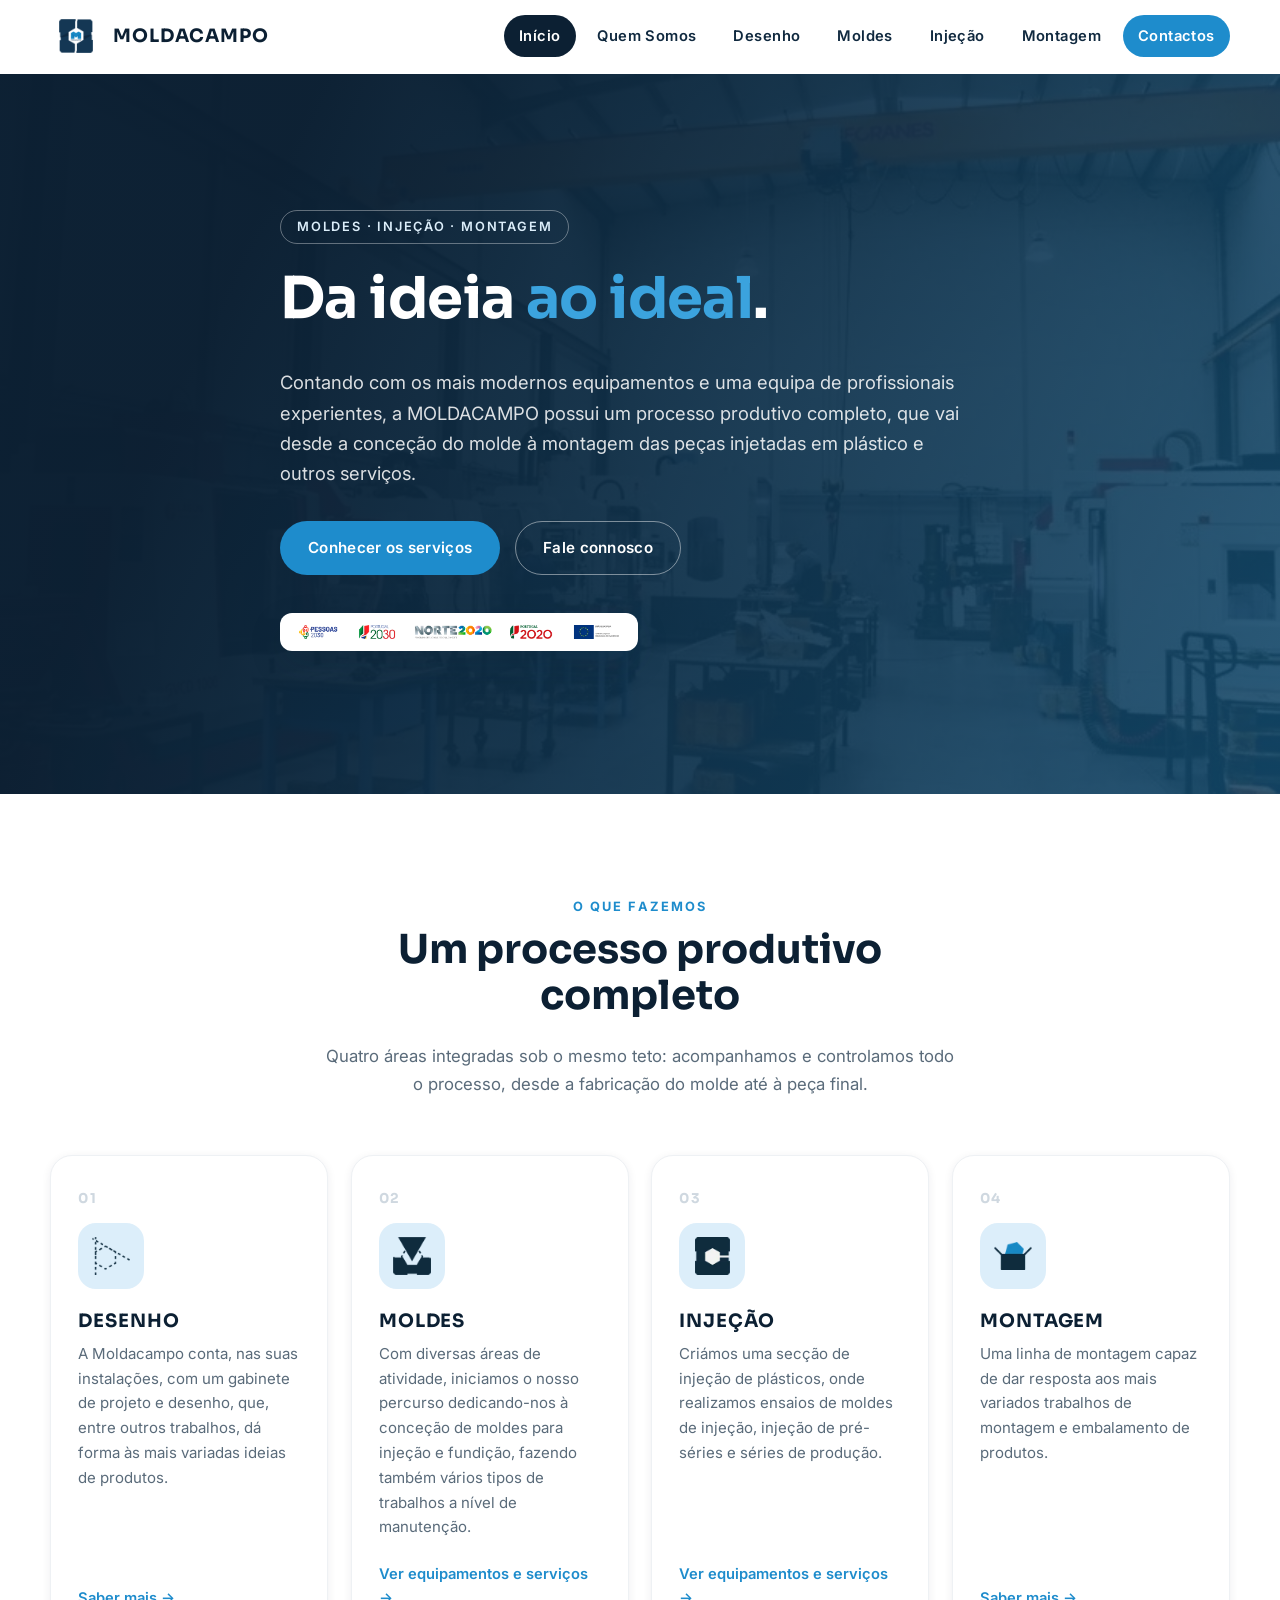
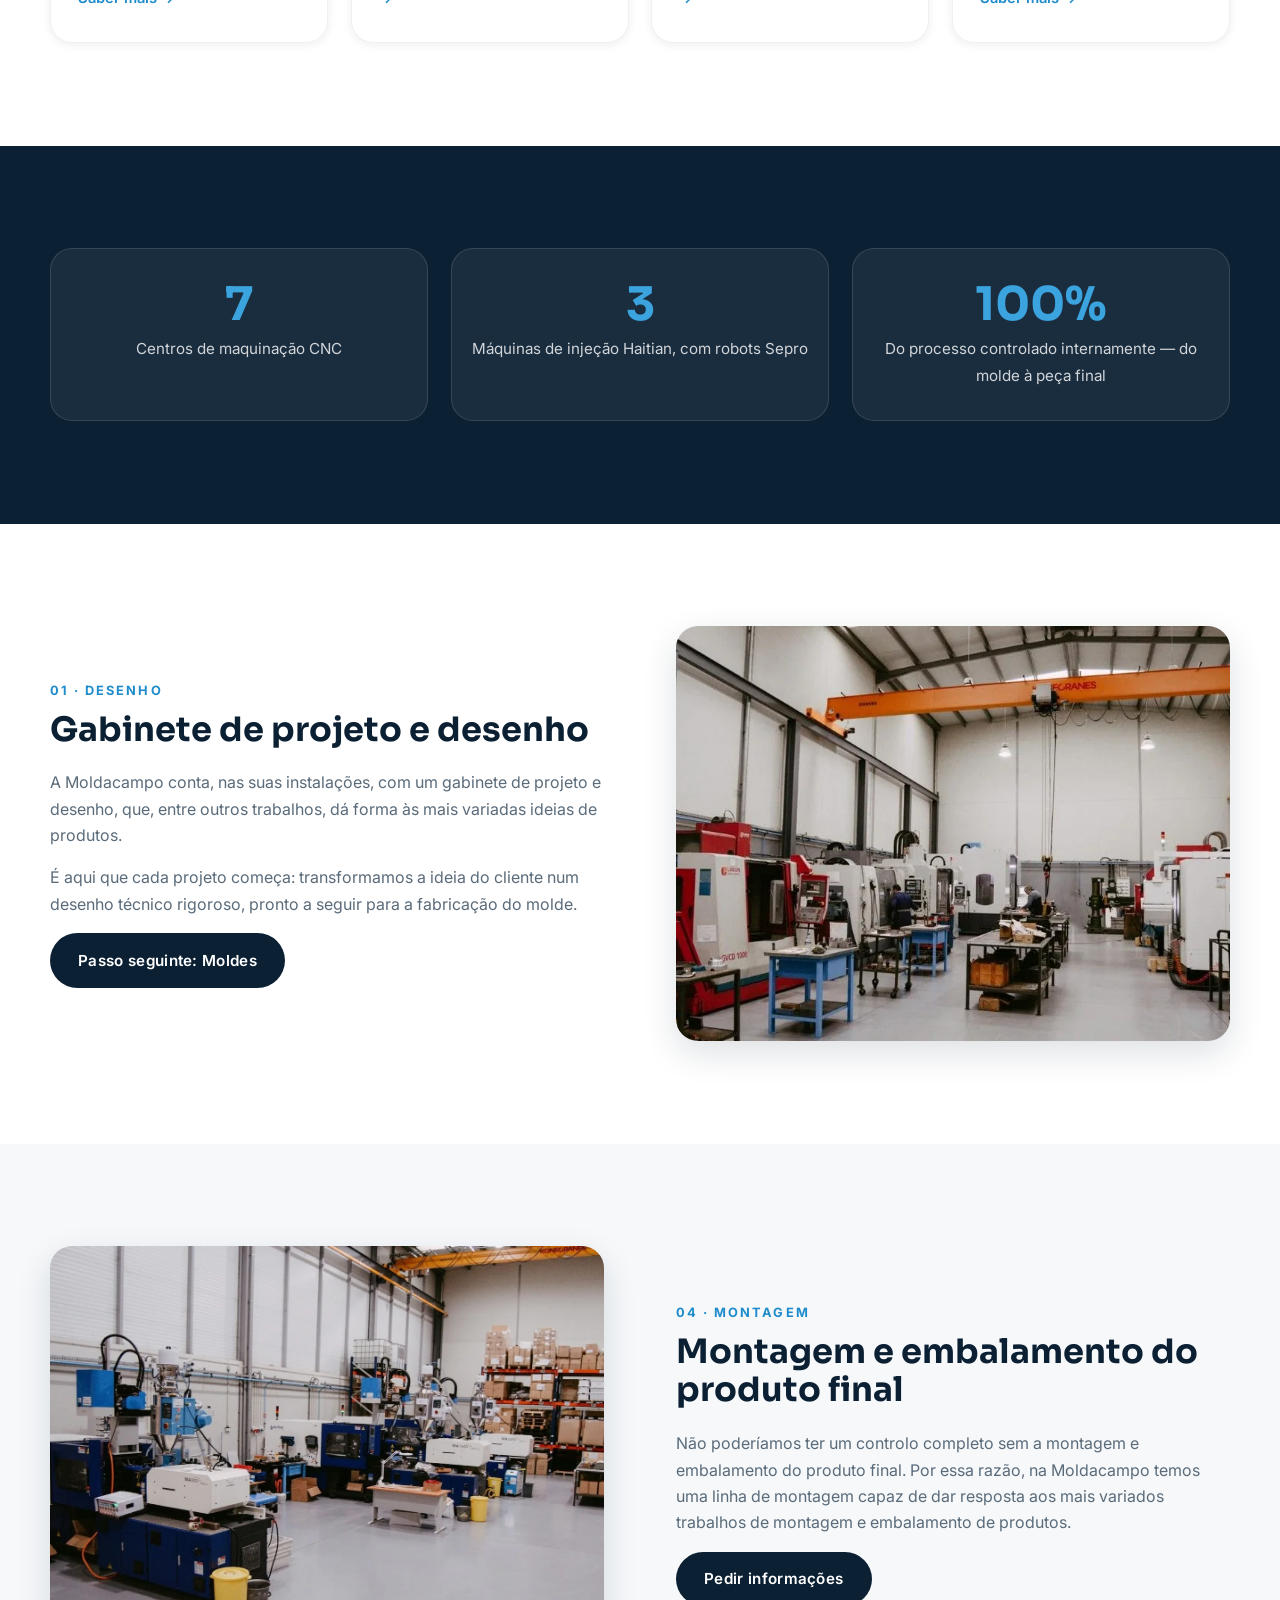
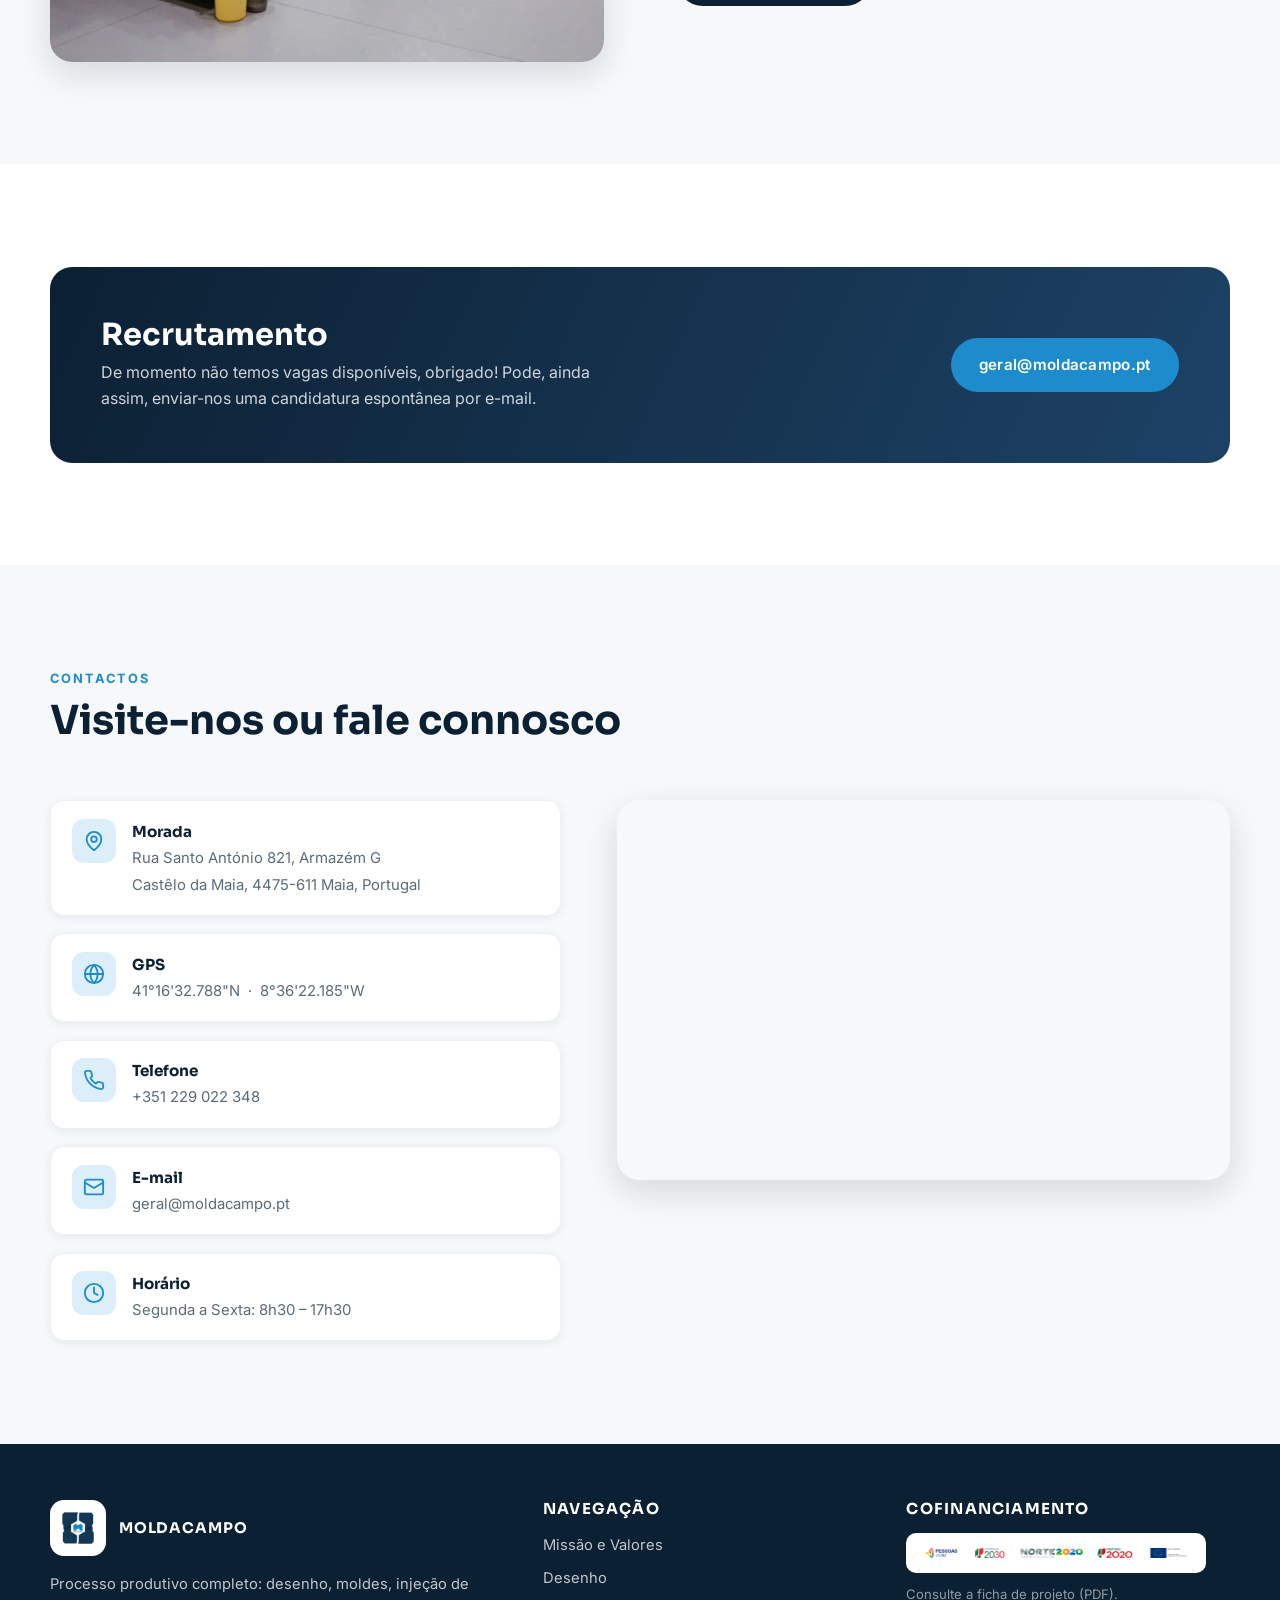
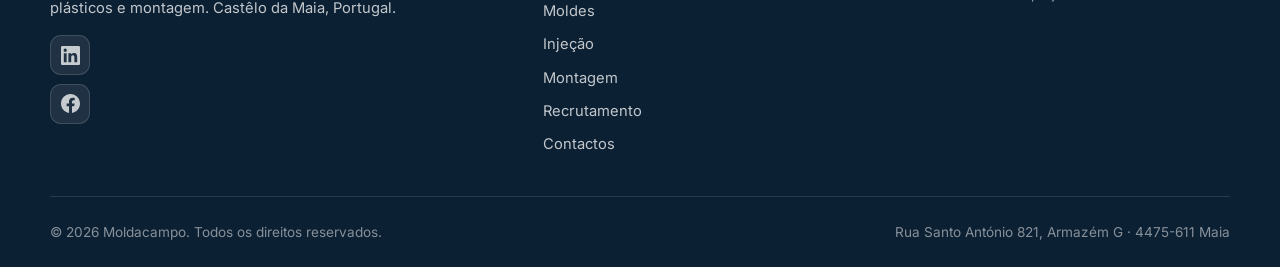
<file: index.html>
﻿<!DOCTYPE html>
<html lang="pt-PT">
<head>
    <meta charset="UTF-8">
    <meta name="viewport" content="width=device-width, initial-scale=1.0">
    <title>Moldacampo — Da Ideia ao Ideal | Moldes, Injeção de Plásticos e Montagem</title>
    <meta name="description" content="A Moldacampo possui um processo produtivo completo, que vai desde a conceção do molde à montagem das peças injetadas em plástico. Maia, Portugal.">
    <meta property="og:title" content="Moldacampo — Da Ideia ao Ideal">
    <meta property="og:description" content="Processo produtivo completo: desenho, moldes, injeção de plásticos e montagem. Castêlo da Maia, Portugal.">
    <meta property="og:type" content="website">
    <meta property="og:locale" content="pt_PT">
    <link rel="icon" type="image/png" href="assets/img/logo.png">
    <link rel="preconnect" href="https://fonts.googleapis.com">
    <link rel="preconnect" href="https://fonts.gstatic.com" crossorigin>
    <link href="https://fonts.googleapis.com/css2?family=Inter:wght@400;500;600&family=Sora:wght@600;700&display=swap" rel="stylesheet">
    <link rel="stylesheet" href="css/style.css">
</head>
<body>

<a class="skip-link" href="#conteudo">Saltar para o conteúdo</a>

<header class="site-header">
    <div class="container header-inner">
        <a class="brand" href="index.html">
            <img src="assets/img/logo.png" alt="Logótipo Moldacampo">
            <span>MOLDACAMPO</span>
        </a>

        <button class="nav-toggle" aria-expanded="false" aria-controls="menu-principal" aria-label="Abrir menu">
            <span></span><span></span><span></span>
        </button>

        <nav class="main-nav" id="menu-principal" aria-label="Navegação principal">
            <ul>
                <li><a href="index.html" class="is-active">Início</a></li>
                <li><a href="quem-somos.html">Quem Somos</a></li>
                <li><a href="index.html#desenho">Desenho</a></li>
                <li><a href="moldes.html">Moldes</a></li>
                <li><a href="injecao.html">Injeção</a></li>
                <li><a href="index.html#montagem">Montagem</a></li>
                <li><a href="index.html#contactos" class="nav-cta">Contactos</a></li>
            </ul>
        </nav>
    </div>
</header>

<main id="conteudo">

    <!-- HERO -->
    <section class="hero hero--bg-moldes">
        <div class="container hero-inner">
            <span class="eyebrow">Moldes · Injeção · Montagem</span>
            <h1>Da ideia <span class="accent">ao ideal</span>.</h1>
            <p>Contando com os mais modernos equipamentos e uma equipa de profissionais experientes, a MOLDACAMPO possui um processo produtivo completo, que vai desde a conceção do molde à montagem das peças injetadas em plástico e outros serviços.</p>
            <div class="hero-actions">
                <a class="btn btn--primary" href="#servicos">Conhecer os serviços</a>
                <a class="btn btn--ghost" href="#contactos">Fale connosco</a>
            </div>
            <a class="hero-p2020" href="doc.pdf" target="_blank" rel="noopener">
                <img src="assets/img/portugal2020.webp" alt="Portugal 2020, Norte 2020 e União Europeia — Fundo Europeu de Desenvolvimento Regional">
            </a>
        </div>
    </section>

    <!-- PILARES -->
    <section class="section" id="servicos">
        <div class="container">
            <div class="section-head center reveal">
                <span class="eyebrow">O que fazemos</span>
                <h2>Um processo produtivo completo</h2>
                <p>Quatro áreas integradas sob o mesmo teto: acompanhamos e controlamos todo o processo, desde a fabricação do molde até à peça final.</p>
            </div>

            <div class="pillars">
                <article class="pillar-card reveal">
                    <span class="pillar-num">01</span>
                    <div class="icon-wrap"><img src="assets/img/icon-desenho.webp" alt=""></div>
                    <h3>Desenho</h3>
                    <p>A Moldacampo conta, nas suas instalações, com um gabinete de projeto e desenho, que, entre outros trabalhos, dá forma às mais variadas ideias de produtos.</p>
                    <a class="card-link" href="#desenho">Saber mais →</a>
                </article>

                <article class="pillar-card reveal">
                    <span class="pillar-num">02</span>
                    <div class="icon-wrap"><img src="assets/img/icon-moldes.webp" alt=""></div>
                    <h3>Moldes</h3>
                    <p>Com diversas áreas de atividade, iniciamos o nosso percurso dedicando-nos à conceção de moldes para injeção e fundição, fazendo também vários tipos de trabalhos a nível de manutenção.</p>
                    <a class="card-link" href="moldes.html">Ver equipamentos e serviços →</a>
                </article>

                <article class="pillar-card reveal">
                    <span class="pillar-num">03</span>
                    <div class="icon-wrap"><img src="assets/img/icon-injecao.webp" alt=""></div>
                    <h3>Injeção</h3>
                    <p>Criámos uma secção de injeção de plásticos, onde realizamos ensaios de moldes de injeção, injeção de pré-séries e séries de produção.</p>
                    <a class="card-link" href="injecao.html">Ver equipamentos e serviços →</a>
                </article>

                <article class="pillar-card reveal">
                    <span class="pillar-num">04</span>
                    <div class="icon-wrap"><img src="assets/img/icon-montagem.webp" alt=""></div>
                    <h3>Montagem</h3>
                    <p>Uma linha de montagem capaz de dar resposta aos mais variados trabalhos de montagem e embalamento de produtos.</p>
                    <a class="card-link" href="#montagem">Saber mais →</a>
                </article>
            </div>
        </div>
    </section>

    <!-- NÚMEROS -->
    <section class="section section--navy">
        <div class="container">
            <div class="stats">
                <div class="stat reveal">
                    <span class="num">7</span>
                    <span class="label">Centros de maquinação CNC</span>
                </div>
                <div class="stat reveal">
                    <span class="num">3</span>
                    <span class="label">Máquinas de injeção Haitian, com robots Sepro</span>
                </div>
                <div class="stat reveal">
                    <span class="num">100%</span>
                    <span class="label">Do processo controlado internamente — do molde à peça final</span>
                </div>
            </div>
        </div>
    </section>

    <!-- DESENHO -->
    <section class="section" id="desenho">
        <div class="container split">
            <div class="split-content reveal">
                <span class="eyebrow">01 · Desenho</span>
                <h2>Gabinete de projeto e desenho</h2>
                <p>A Moldacampo conta, nas suas instalações, com um gabinete de projeto e desenho, que, entre outros trabalhos, dá forma às mais variadas ideias de produtos.</p>
                <p>É aqui que cada projeto começa: transformamos a ideia do cliente num desenho técnico rigoroso, pronto a seguir para a fabricação do molde.</p>
                <a class="btn btn--dark" href="moldes.html">Passo seguinte: Moldes</a>
            </div>
            <div class="split-media reveal">
                <img loading="lazy" src="assets/img/fotomoldes.webp" alt="Interior das instalações da Moldacampo, com centros de maquinação CNC">
            </div>
        </div>
    </section>

    <!-- MONTAGEM -->
    <section class="section section--grey" id="montagem">
        <div class="container split reverse">
            <div class="split-media reveal">
                <img loading="lazy" src="assets/img/fotoinjecao.webp" alt="Área de injeção e montagem da Moldacampo, com máquinas de injeção e zona de embalamento">
            </div>
            <div class="split-content reveal">
                <span class="eyebrow">04 · Montagem</span>
                <h2>Montagem e embalamento do produto final</h2>
                <p>Não poderíamos ter um controlo completo sem a montagem e embalamento do produto final. Por essa razão, na Moldacampo temos uma linha de montagem capaz de dar resposta aos mais variados trabalhos de montagem e embalamento de produtos.</p>
                <a class="btn btn--dark" href="#contactos">Pedir informações</a>
            </div>
        </div>
    </section>

    <!-- RECRUTAMENTO -->
    <section class="section" id="recrutamento">
        <div class="container">
            <div class="recruit-box reveal">
                <div>
                    <h2>Recrutamento</h2>
                    <p>De momento não temos vagas disponíveis, obrigado! Pode, ainda assim, enviar-nos uma candidatura espontânea por e-mail.</p>
                </div>
                <a class="btn btn--primary" href="mailto:geral@moldacampo.pt">geral@moldacampo.pt</a>
            </div>
        </div>
    </section>

    <!-- CONTACTOS -->
    <section class="section section--grey" id="contactos">
        <div class="container">
            <div class="section-head reveal">
                <span class="eyebrow">Contactos</span>
                <h2>Visite-nos ou fale connosco</h2>
            </div>

            <div class="contact-grid">
                <ul class="contact-list">
                    <li class="contact-item reveal">
                        <span class="ico" aria-hidden="true">
                            <svg viewBox="0 0 24 24" fill="none" stroke="currentColor" stroke-width="2" stroke-linecap="round" stroke-linejoin="round"><path d="M20 10c0 6-8 12-8 12s-8-6-8-12a8 8 0 0 1 16 0Z"/><circle cx="12" cy="10" r="3"/></svg>
                        </span>
                        <div>
                            <strong>Morada</strong>
                            <span>Rua Santo António 821, Armazém G<br>Castêlo da Maia, 4475-611 Maia, Portugal</span>
                        </div>
                    </li>
                    <li class="contact-item reveal">
                        <span class="ico" aria-hidden="true">
                            <svg viewBox="0 0 24 24" fill="none" stroke="currentColor" stroke-width="2" stroke-linecap="round" stroke-linejoin="round"><circle cx="12" cy="12" r="10"/><path d="M12 2a15.3 15.3 0 0 1 4 10 15.3 15.3 0 0 1-4 10 15.3 15.3 0 0 1-4-10 15.3 15.3 0 0 1 4-10Z"/><path d="M2 12h20"/></svg>
                        </span>
                        <div>
                            <strong>GPS</strong>
                            <span>41°16'32.788"N &nbsp;·&nbsp; 8°36'22.185"W</span>
                        </div>
                    </li>
                    <li class="contact-item reveal">
                        <span class="ico" aria-hidden="true">
                            <svg viewBox="0 0 24 24" fill="none" stroke="currentColor" stroke-width="2" stroke-linecap="round" stroke-linejoin="round"><path d="M22 16.92v3a2 2 0 0 1-2.18 2 19.79 19.79 0 0 1-8.63-3.07 19.5 19.5 0 0 1-6-6 19.79 19.79 0 0 1-3.07-8.67A2 2 0 0 1 4.11 2h3a2 2 0 0 1 2 1.72c.13.96.36 1.9.7 2.81a2 2 0 0 1-.45 2.11L8.09 9.91a16 16 0 0 0 6 6l1.27-1.27a2 2 0 0 1 2.11-.45c.91.34 1.85.57 2.81.7A2 2 0 0 1 22 16.92Z"/></svg>
                        </span>
                        <div>
                            <strong>Telefone</strong>
                            <a href="tel:+351229022348">+351 229 022 348</a>
                        </div>
                    </li>
                    <li class="contact-item reveal">
                        <span class="ico" aria-hidden="true">
                            <svg viewBox="0 0 24 24" fill="none" stroke="currentColor" stroke-width="2" stroke-linecap="round" stroke-linejoin="round"><rect x="2" y="4" width="20" height="16" rx="2"/><path d="m22 7-10 6L2 7"/></svg>
                        </span>
                        <div>
                            <strong>E-mail</strong>
                            <a href="mailto:geral@moldacampo.pt">geral@moldacampo.pt</a>
                        </div>
                    </li>
                    <li class="contact-item reveal">
                        <span class="ico" aria-hidden="true">
                            <svg viewBox="0 0 24 24" fill="none" stroke="currentColor" stroke-width="2" stroke-linecap="round" stroke-linejoin="round"><circle cx="12" cy="12" r="10"/><path d="M12 6v6l4 2"/></svg>
                        </span>
                        <div>
                            <strong>Horário</strong>
                            <span>Segunda a Sexta: 8h30 – 17h30</span>
                        </div>
                    </li>
                </ul>

                <div class="map-wrap reveal">
                    <iframe
                        src="https://www.google.com/maps?q=41.275774,-8.606163&z=16&output=embed"
                        title="Mapa com a localização da Moldacampo, em Castêlo da Maia"
                        loading="lazy"
                        referrerpolicy="no-referrer-when-downgrade"
                        allowfullscreen></iframe>
                </div>
            </div>
        </div>
    </section>

</main>

<footer class="site-footer">
    <div class="container">
        <div class="footer-grid">
            <div>
                <div class="footer-brand">
                    <img src="assets/img/logo.png" alt="Logótipo Moldacampo">
                    <span>MOLDACAMPO</span>
                </div>
                <p>Processo produtivo completo: desenho, moldes, injeção de plásticos e montagem. Castêlo da Maia, Portugal.</p>
                <ul class="social-links">
                    <li>
                        <a href="https://pt.linkedin.com/company/moldacampo" target="_blank" rel="noopener" aria-label="Moldacampo no LinkedIn">
                            <svg viewBox="0 0 24 24" fill="currentColor" aria-hidden="true"><path d="M20.45 20.45h-3.56v-5.57c0-1.33-.02-3.04-1.85-3.04-1.85 0-2.14 1.45-2.14 2.94v5.67H9.35V9h3.41v1.56h.05c.48-.9 1.63-1.85 3.36-1.85 3.6 0 4.27 2.37 4.27 5.45v6.29ZM5.34 7.43a2.06 2.06 0 1 1 0-4.13 2.06 2.06 0 0 1 0 4.13Zm1.78 13.02H3.56V9h3.56v11.45ZM22.22 0H1.77C.79 0 0 .77 0 1.72v20.56C0 23.23.79 24 1.77 24h20.45c.98 0 1.78-.77 1.78-1.72V1.72C24 .77 23.2 0 22.22 0Z"/></svg>
                        </a>
                    </li>
                    <li>
                        <a href="https://www.facebook.com/moldacampo" target="_blank" rel="noopener" aria-label="Moldacampo no Facebook">
                            <svg viewBox="0 0 24 24" fill="currentColor" aria-hidden="true"><path d="M24 12.07C24 5.4 18.63 0 12 0S0 5.4 0 12.07C0 18.1 4.39 23.09 10.13 24v-8.44H7.08v-3.49h3.05V9.41c0-3.02 1.79-4.69 4.53-4.69 1.31 0 2.68.24 2.68.24v2.97h-1.51c-1.49 0-1.96.93-1.96 1.89v2.25h3.33l-.53 3.49h-2.8V24C19.61 23.09 24 18.1 24 12.07Z"/></svg>
                        </a>
                    </li>
                </ul>
            </div>

            <div>
                <h4>Navegação</h4>
                <ul>
                    <li><a href="quem-somos.html">Missão e Valores</a></li>
                    <li><a href="index.html#desenho">Desenho</a></li>
                    <li><a href="moldes.html">Moldes</a></li>
                    <li><a href="injecao.html">Injeção</a></li>
                    <li><a href="index.html#montagem">Montagem</a></li>
                    <li><a href="index.html#recrutamento">Recrutamento</a></li>
                    <li><a href="index.html#contactos">Contactos</a></li>
                </ul>
            </div>

            <div class="footer-p2020">
                <h4>Cofinanciamento</h4>
                <a href="doc.pdf" target="_blank" rel="noopener">
                    <img src="assets/img/portugal2020.webp" alt="Portugal 2020, Norte 2020 e União Europeia — Fundo Europeu de Desenvolvimento Regional">
                </a>
                <p>Consulte a ficha de projeto (PDF).</p>
            </div>
        </div>

        <div class="footer-bottom">
            <span>© <span id="ano">2026</span> Moldacampo. Todos os direitos reservados.</span>
            <span>Rua Santo António 821, Armazém G · 4475-611 Maia</span>
        </div>
    </div>
</footer>

<script src="js/main.js"></script>
</body>
</html>
</file>
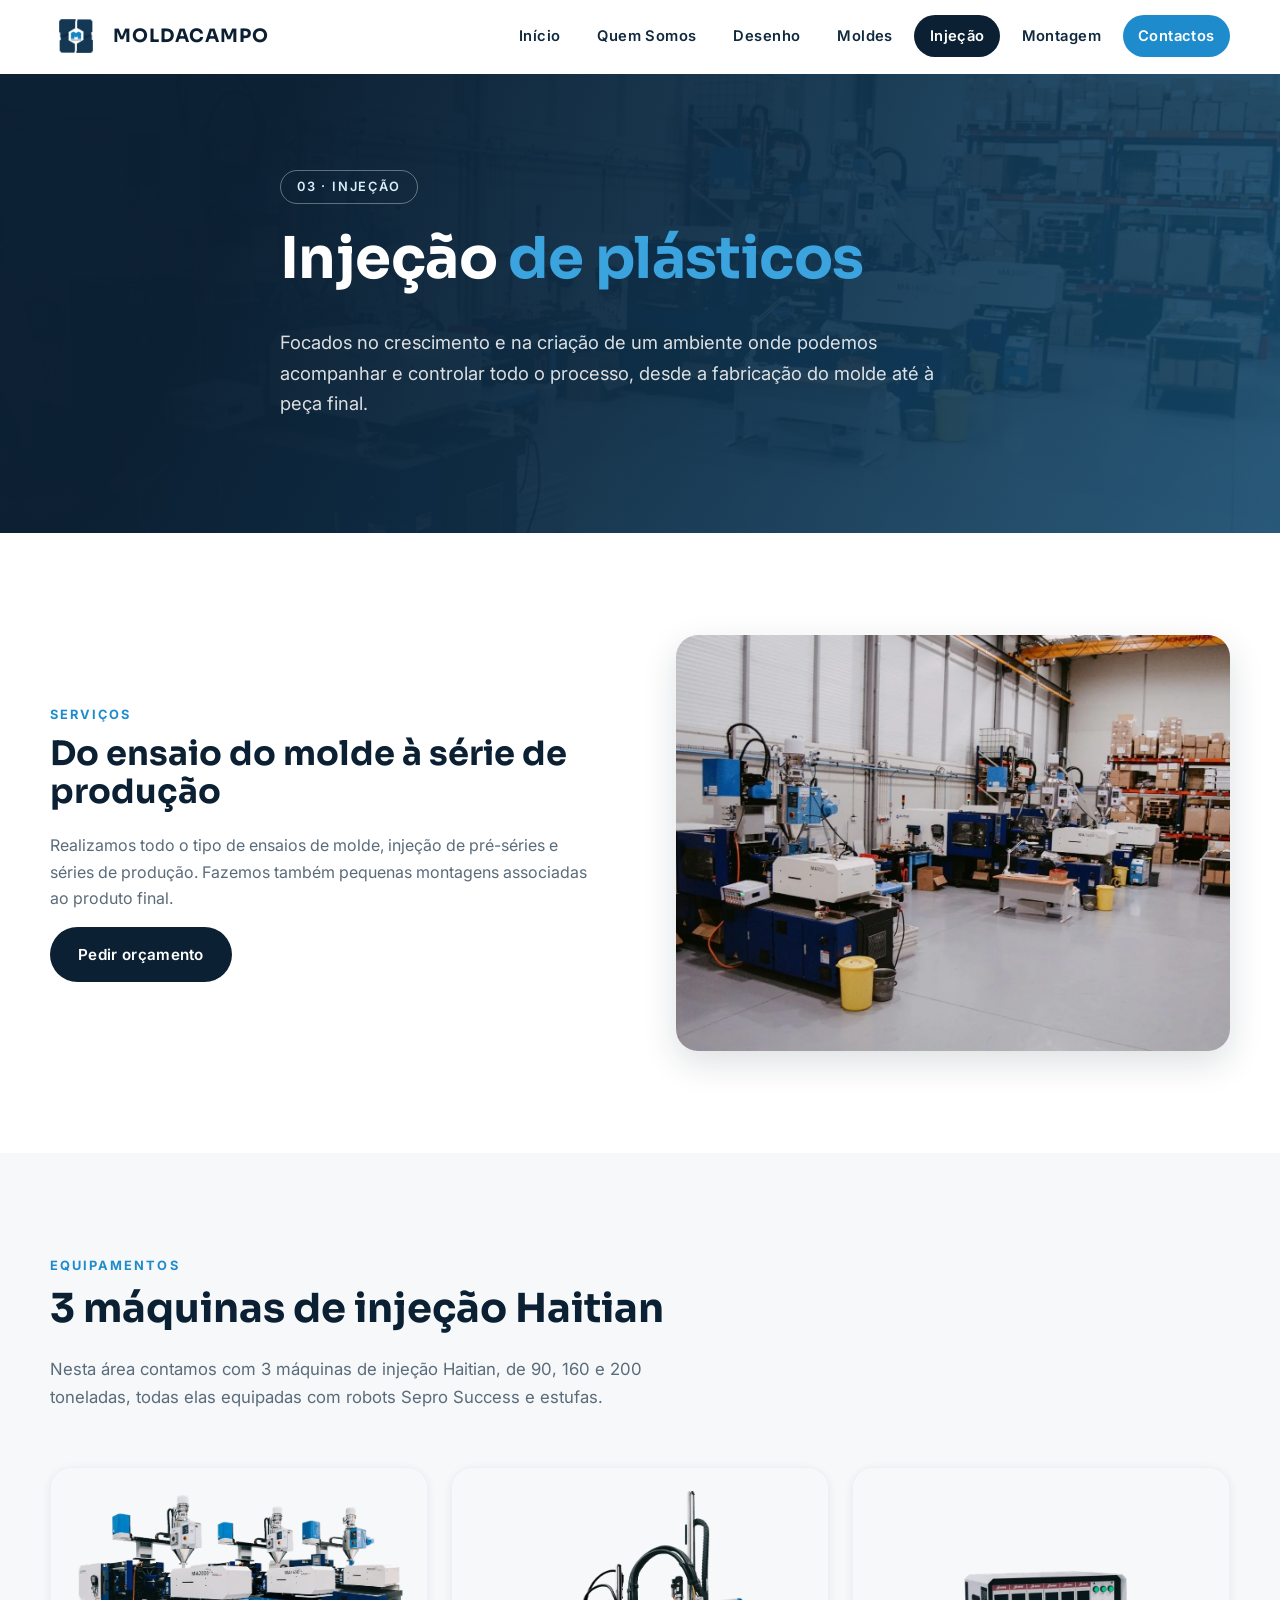
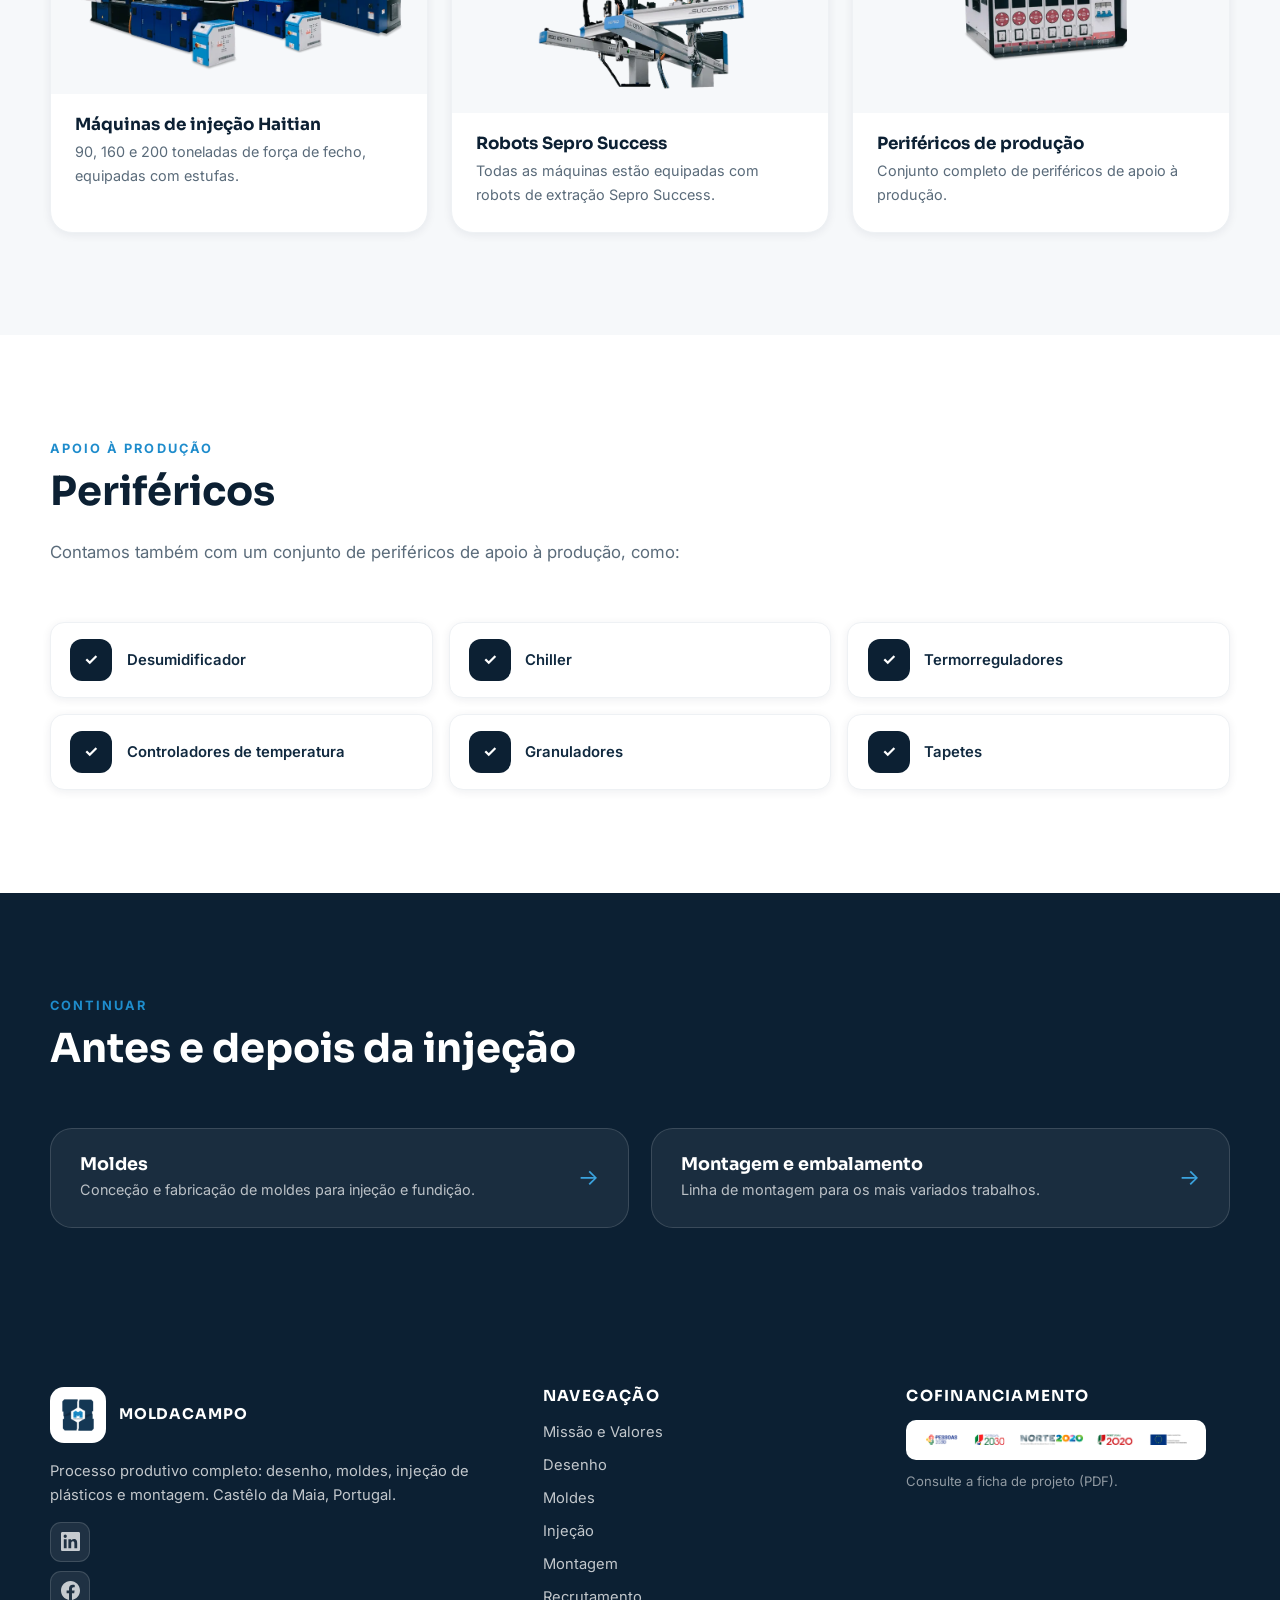
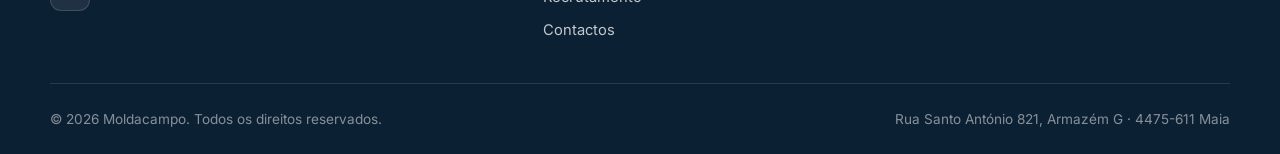
<file: injecao.html>
﻿<!DOCTYPE html>
<html lang="pt-PT">
<head>
    <meta charset="UTF-8">
    <meta name="viewport" content="width=device-width, initial-scale=1.0">
    <title>Injeção — Moldacampo | Injeção de Plásticos, Ensaios de Molde e Séries de Produção</title>
    <meta name="description" content="3 máquinas de injeção Haitian de 90, 160 e 200 toneladas, com robots Sepro Success. Ensaios de molde, pré-séries e séries de produção. Moldacampo, Maia.">
    <meta property="og:title" content="Injeção — Moldacampo">
    <meta property="og:description" content="Ensaios de molde, injeção de pré-séries e séries de produção, com máquinas Haitian e robots Sepro.">
    <meta property="og:type" content="website">
    <meta property="og:locale" content="pt_PT">
    <link rel="icon" type="image/png" href="assets/img/logo.png">
    <link rel="preconnect" href="https://fonts.googleapis.com">
    <link rel="preconnect" href="https://fonts.gstatic.com" crossorigin>
    <link href="https://fonts.googleapis.com/css2?family=Inter:wght@400;500;600&family=Sora:wght@600;700&display=swap" rel="stylesheet">
    <link rel="stylesheet" href="css/style.css">
</head>
<body>

<a class="skip-link" href="#conteudo">Saltar para o conteúdo</a>

<header class="site-header">
    <div class="container header-inner">
        <a class="brand" href="index.html">
            <img src="assets/img/logo.png" alt="Logótipo Moldacampo">
            <span>MOLDACAMPO</span>
        </a>

        <button class="nav-toggle" aria-expanded="false" aria-controls="menu-principal" aria-label="Abrir menu">
            <span></span><span></span><span></span>
        </button>

        <nav class="main-nav" id="menu-principal" aria-label="Navegação principal">
            <ul>
                <li><a href="index.html">Início</a></li>
                <li><a href="quem-somos.html">Quem Somos</a></li>
                <li><a href="index.html#desenho">Desenho</a></li>
                <li><a href="moldes.html">Moldes</a></li>
                <li><a href="injecao.html" class="is-active">Injeção</a></li>
                <li><a href="index.html#montagem">Montagem</a></li>
                <li><a href="index.html#contactos" class="nav-cta">Contactos</a></li>
            </ul>
        </nav>
    </div>
</header>

<main id="conteudo">

    <!-- HERO -->
    <section class="hero hero--sub hero--bg-injecao">
        <div class="container hero-inner">
            <span class="eyebrow">03 · Injeção</span>
            <h1>Injeção <span class="accent">de plásticos</span></h1>
            <p>Focados no crescimento e na criação de um ambiente onde podemos acompanhar e controlar todo o processo, desde a fabricação do molde até à peça final.</p>
        </div>
    </section>

    <!-- SERVIÇOS -->
    <section class="section" id="servicos">
        <div class="container split">
            <div class="split-content reveal">
                <span class="eyebrow">Serviços</span>
                <h2>Do ensaio do molde à série de produção</h2>
                <p>Realizamos todo o tipo de ensaios de molde, injeção de pré-séries e séries de produção. Fazemos também pequenas montagens associadas ao produto final.</p>
                <a class="btn btn--dark" href="index.html#contactos">Pedir orçamento</a>
            </div>
            <div class="split-media reveal">
                <img loading="lazy" src="assets/img/fotoinjecao.webp" alt="Secção de injeção de plásticos da Moldacampo, com máquinas Haitian e zona de armazém">
            </div>
        </div>
    </section>

    <!-- EQUIPAMENTOS -->
    <section class="section section--grey" id="equipamentos">
        <div class="container">
            <div class="section-head reveal">
                <span class="eyebrow">Equipamentos</span>
                <h2>3 máquinas de injeção Haitian</h2>
                <p>Nesta área contamos com 3 máquinas de injeção Haitian, de 90, 160 e 200 toneladas, todas elas equipadas com robots Sepro Success e estufas.</p>
            </div>

            <div class="machine-gallery">
                <article class="machine-card reveal">
                    <div class="media"><img loading="lazy" src="assets/img/maquinas-injecao.webp" alt="Máquinas de injeção Haitian MA900, MA1600 e MA2000"></div>
                    <div class="body">
                        <h3>Máquinas de injeção Haitian</h3>
                        <p>90, 160 e 200 toneladas de força de fecho, equipadas com estufas.</p>
                    </div>
                </article>
                <article class="machine-card reveal">
                    <div class="media"><img loading="lazy" src="assets/img/robots.webp" alt="Robot Sepro Success"></div>
                    <div class="body">
                        <h3>Robots Sepro Success</h3>
                        <p>Todas as máquinas estão equipadas com robots de extração Sepro Success.</p>
                    </div>
                </article>
                <article class="machine-card reveal">
                    <div class="media"><img loading="lazy" src="assets/img/controlador.webp" alt="Controlador de temperatura"></div>
                    <div class="body">
                        <h3>Periféricos de produção</h3>
                        <p>Conjunto completo de periféricos de apoio à produção.</p>
                    </div>
                </article>
            </div>
        </div>
    </section>

    <!-- PERIFÉRICOS -->
    <section class="section">
        <div class="container">
            <div class="section-head reveal">
                <span class="eyebrow">Apoio à produção</span>
                <h2>Periféricos</h2>
                <p>Contamos também com um conjunto de periféricos de apoio à produção, como:</p>
            </div>

            <div class="equip-grid">
                <div class="equip-item reveal"><span class="qty">✓</span><span class="name">Desumidificador</span></div>
                <div class="equip-item reveal"><span class="qty">✓</span><span class="name">Chiller</span></div>
                <div class="equip-item reveal"><span class="qty">✓</span><span class="name">Termorreguladores</span></div>
                <div class="equip-item reveal"><span class="qty">✓</span><span class="name">Controladores de temperatura</span></div>
                <div class="equip-item reveal"><span class="qty">✓</span><span class="name">Granuladores</span></div>
                <div class="equip-item reveal"><span class="qty">✓</span><span class="name">Tapetes</span></div>
            </div>
        </div>
    </section>

    <!-- PRÓXIMOS PASSOS -->
    <section class="section section--navy">
        <div class="container">
            <div class="section-head reveal">
                <span class="eyebrow">Continuar</span>
                <h2>Antes e depois da injeção</h2>
            </div>
            <div class="next-steps">
                <a class="next-card reveal" href="moldes.html">
                    <div>
                        <h3>Moldes</h3>
                        <p>Conceção e fabricação de moldes para injeção e fundição.</p>
                    </div>
                    <span class="arrow" aria-hidden="true">→</span>
                </a>
                <a class="next-card reveal" href="index.html#montagem">
                    <div>
                        <h3>Montagem e embalamento</h3>
                        <p>Linha de montagem para os mais variados trabalhos.</p>
                    </div>
                    <span class="arrow" aria-hidden="true">→</span>
                </a>
            </div>
        </div>
    </section>

</main>

<footer class="site-footer">
    <div class="container">
        <div class="footer-grid">
            <div>
                <div class="footer-brand">
                    <img src="assets/img/logo.png" alt="Logótipo Moldacampo">
                    <span>MOLDACAMPO</span>
                </div>
                <p>Processo produtivo completo: desenho, moldes, injeção de plásticos e montagem. Castêlo da Maia, Portugal.</p>
                <ul class="social-links">
                    <li>
                        <a href="https://pt.linkedin.com/company/moldacampo" target="_blank" rel="noopener" aria-label="Moldacampo no LinkedIn">
                            <svg viewBox="0 0 24 24" fill="currentColor" aria-hidden="true"><path d="M20.45 20.45h-3.56v-5.57c0-1.33-.02-3.04-1.85-3.04-1.85 0-2.14 1.45-2.14 2.94v5.67H9.35V9h3.41v1.56h.05c.48-.9 1.63-1.85 3.36-1.85 3.6 0 4.27 2.37 4.27 5.45v6.29ZM5.34 7.43a2.06 2.06 0 1 1 0-4.13 2.06 2.06 0 0 1 0 4.13Zm1.78 13.02H3.56V9h3.56v11.45ZM22.22 0H1.77C.79 0 0 .77 0 1.72v20.56C0 23.23.79 24 1.77 24h20.45c.98 0 1.78-.77 1.78-1.72V1.72C24 .77 23.2 0 22.22 0Z"/></svg>
                        </a>
                    </li>
                    <li>
                        <a href="https://www.facebook.com/moldacampo" target="_blank" rel="noopener" aria-label="Moldacampo no Facebook">
                            <svg viewBox="0 0 24 24" fill="currentColor" aria-hidden="true"><path d="M24 12.07C24 5.4 18.63 0 12 0S0 5.4 0 12.07C0 18.1 4.39 23.09 10.13 24v-8.44H7.08v-3.49h3.05V9.41c0-3.02 1.79-4.69 4.53-4.69 1.31 0 2.68.24 2.68.24v2.97h-1.51c-1.49 0-1.96.93-1.96 1.89v2.25h3.33l-.53 3.49h-2.8V24C19.61 23.09 24 18.1 24 12.07Z"/></svg>
                        </a>
                    </li>
                </ul>
            </div>

            <div>
                <h4>Navegação</h4>
                <ul>
                    <li><a href="quem-somos.html">Missão e Valores</a></li>
                    <li><a href="index.html#desenho">Desenho</a></li>
                    <li><a href="moldes.html">Moldes</a></li>
                    <li><a href="injecao.html">Injeção</a></li>
                    <li><a href="index.html#montagem">Montagem</a></li>
                    <li><a href="index.html#recrutamento">Recrutamento</a></li>
                    <li><a href="index.html#contactos">Contactos</a></li>
                </ul>
            </div>

            <div class="footer-p2020">
                <h4>Cofinanciamento</h4>
                <a href="doc.pdf" target="_blank" rel="noopener">
                    <img src="assets/img/portugal2020.webp" alt="Portugal 2020, Norte 2020 e União Europeia — Fundo Europeu de Desenvolvimento Regional">
                </a>
                <p>Consulte a ficha de projeto (PDF).</p>
            </div>
        </div>

        <div class="footer-bottom">
            <span>© <span id="ano">2026</span> Moldacampo. Todos os direitos reservados.</span>
            <span>Rua Santo António 821, Armazém G · 4475-611 Maia</span>
        </div>
    </div>
</footer>

<script src="js/main.js"></script>
</body>
</html>
</file>
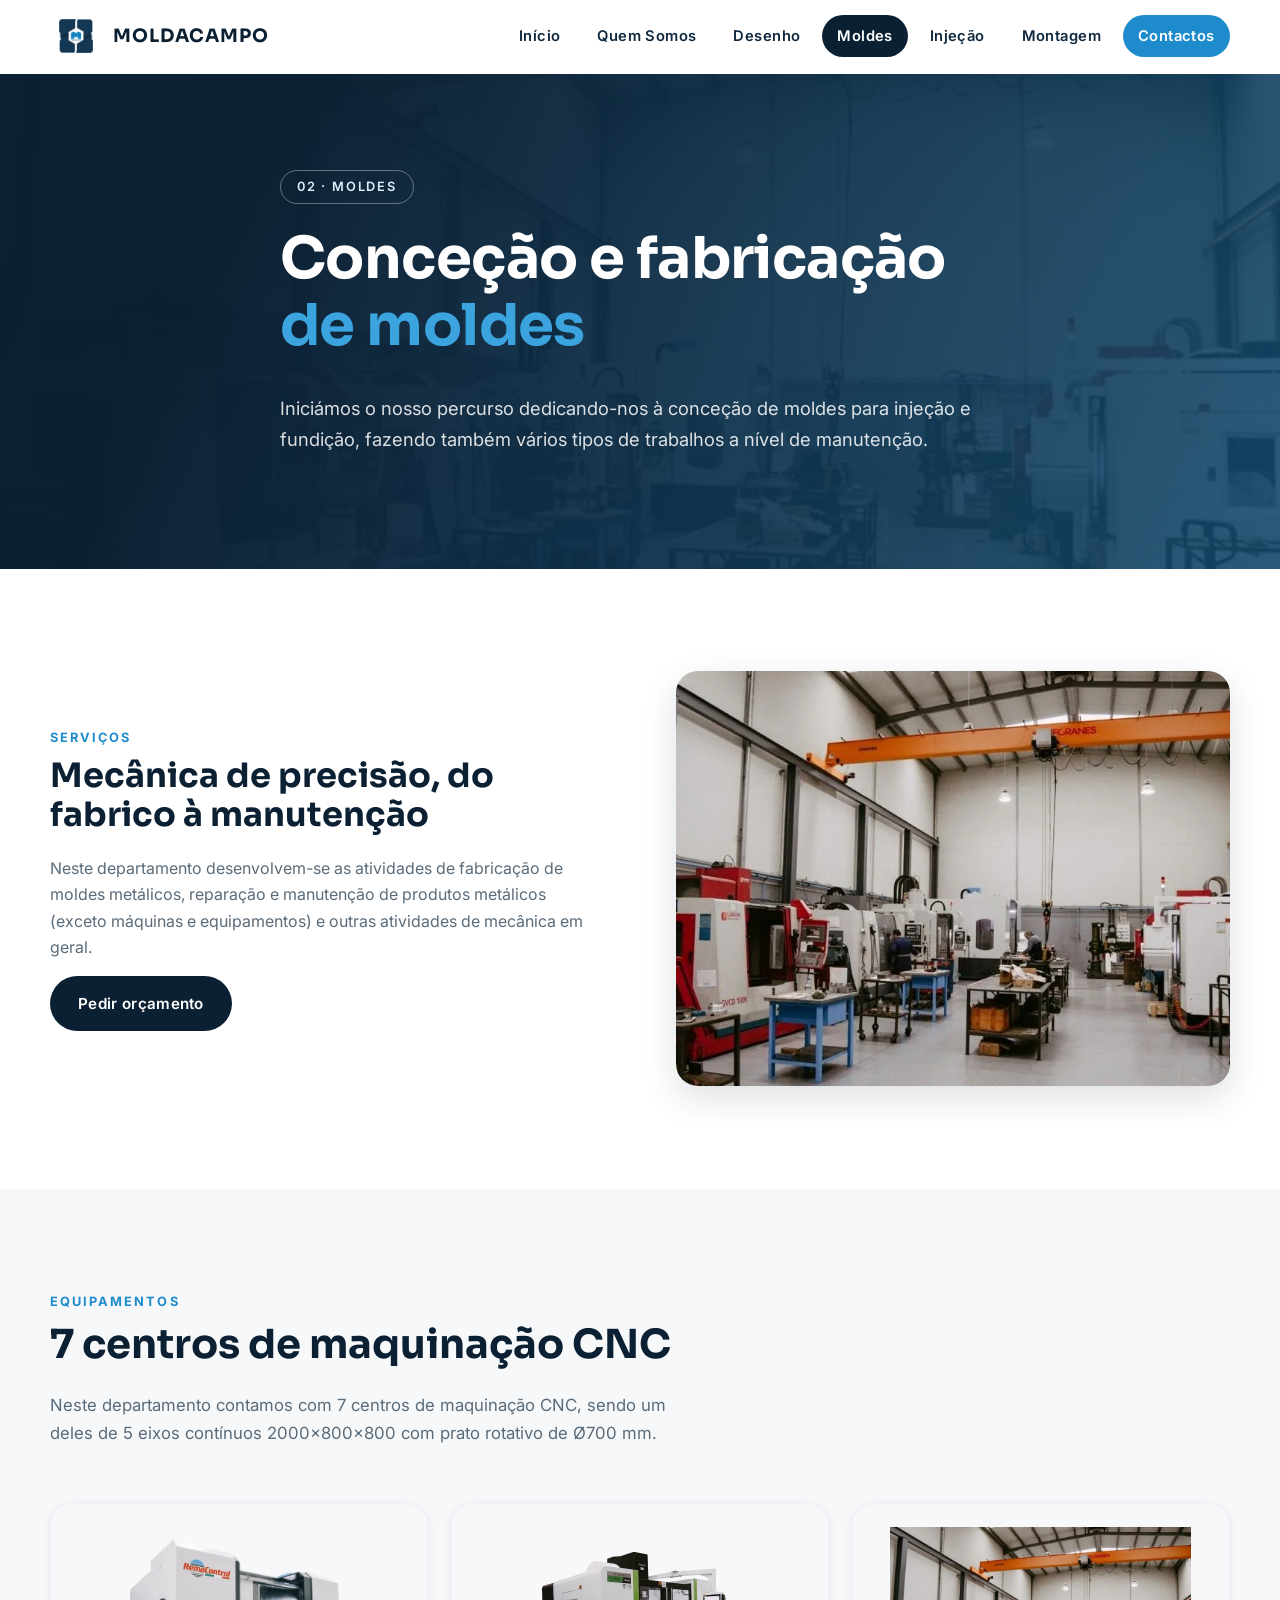
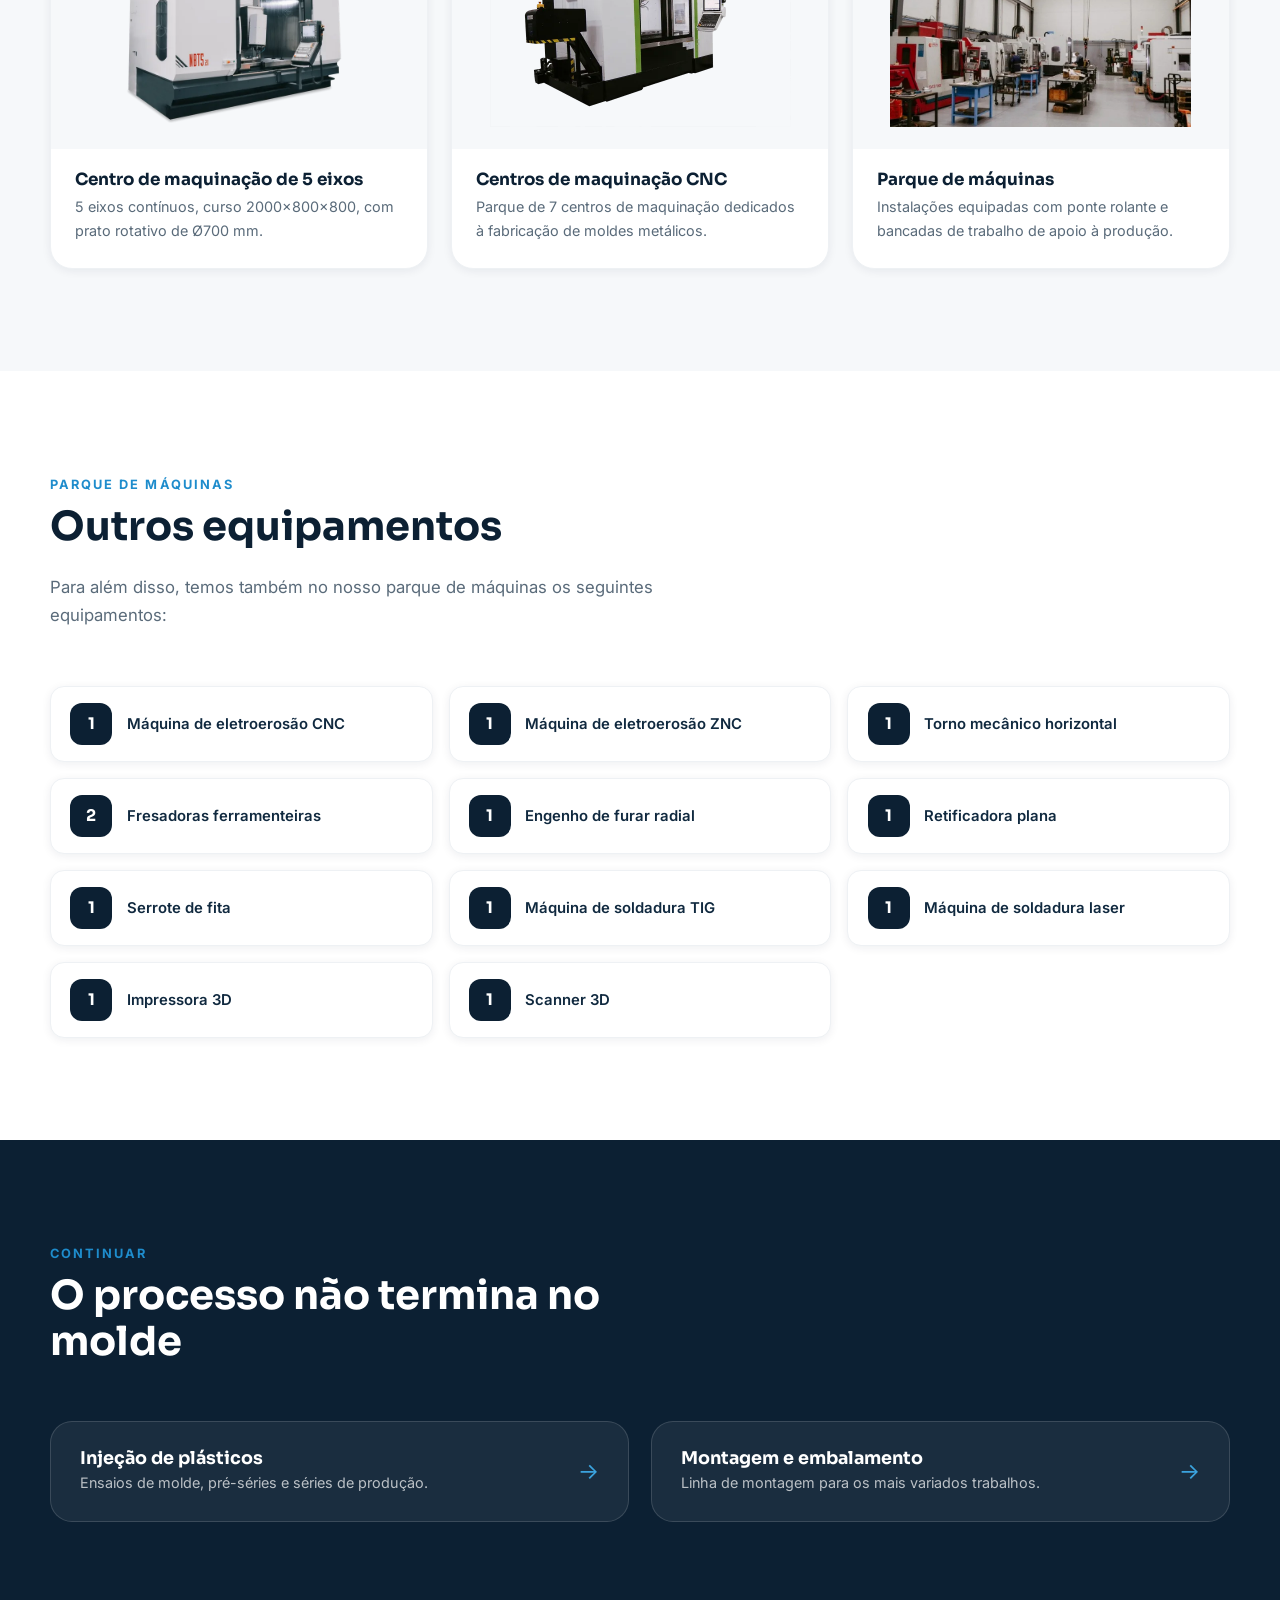
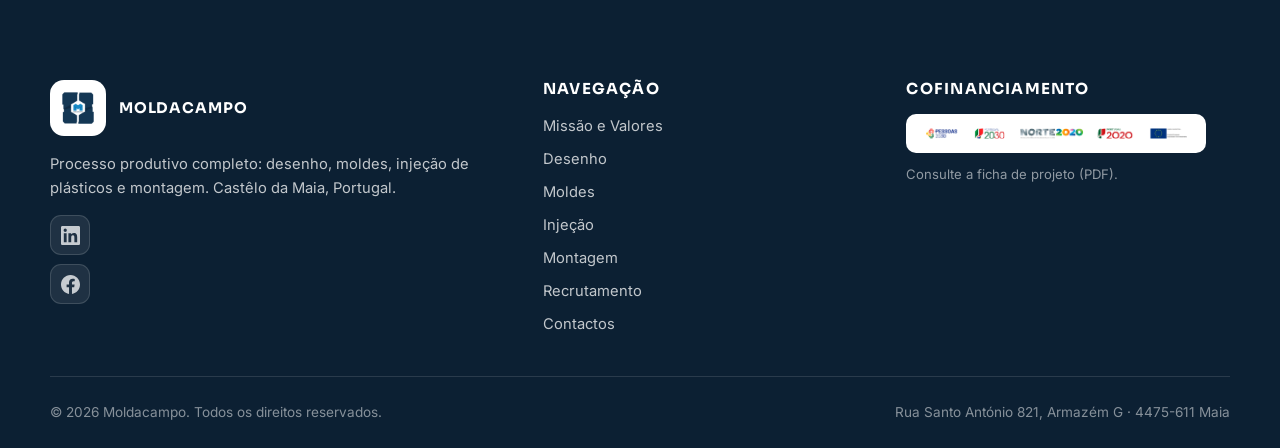
<file: moldes.html>
﻿<!DOCTYPE html>
<html lang="pt-PT">
<head>
    <meta charset="UTF-8">
    <meta name="viewport" content="width=device-width, initial-scale=1.0">
    <title>Moldes — Moldacampo | Fabricação de Moldes Metálicos e Maquinação CNC</title>
    <meta name="description" content="7 centros de maquinação CNC, eletroerosão, soldadura laser e TIG, impressão e scanner 3D. Fabricação de moldes metálicos, reparação e manutenção. Moldacampo, Maia.">
    <meta property="og:title" content="Moldes — Moldacampo">
    <meta property="og:description" content="Conceção e fabricação de moldes para injeção e fundição, com 7 centros de maquinação CNC.">
    <meta property="og:type" content="website">
    <meta property="og:locale" content="pt_PT">
    <link rel="icon" type="image/png" href="assets/img/logo.png">
    <link rel="preconnect" href="https://fonts.googleapis.com">
    <link rel="preconnect" href="https://fonts.gstatic.com" crossorigin>
    <link href="https://fonts.googleapis.com/css2?family=Inter:wght@400;500;600&family=Sora:wght@600;700&display=swap" rel="stylesheet">
    <link rel="stylesheet" href="css/style.css">
</head>
<body>

<a class="skip-link" href="#conteudo">Saltar para o conteúdo</a>

<header class="site-header">
    <div class="container header-inner">
        <a class="brand" href="index.html">
            <img src="assets/img/logo.png" alt="Logótipo Moldacampo">
            <span>MOLDACAMPO</span>
        </a>

        <button class="nav-toggle" aria-expanded="false" aria-controls="menu-principal" aria-label="Abrir menu">
            <span></span><span></span><span></span>
        </button>

        <nav class="main-nav" id="menu-principal" aria-label="Navegação principal">
            <ul>
                <li><a href="index.html">Início</a></li>
                <li><a href="quem-somos.html">Quem Somos</a></li>
                <li><a href="index.html#desenho">Desenho</a></li>
                <li><a href="moldes.html" class="is-active">Moldes</a></li>
                <li><a href="injecao.html">Injeção</a></li>
                <li><a href="index.html#montagem">Montagem</a></li>
                <li><a href="index.html#contactos" class="nav-cta">Contactos</a></li>
            </ul>
        </nav>
    </div>
</header>

<main id="conteudo">

    <!-- HERO -->
    <section class="hero hero--sub hero--bg-moldes">
        <div class="container hero-inner">
            <span class="eyebrow">02 · Moldes</span>
            <h1>Conceção e fabricação <span class="accent">de moldes</span></h1>
            <p>Iniciámos o nosso percurso dedicando-nos à conceção de moldes para injeção e fundição, fazendo também vários tipos de trabalhos a nível de manutenção.</p>
        </div>
    </section>

    <!-- SERVIÇOS -->
    <section class="section" id="servicos">
        <div class="container split">
            <div class="split-content reveal">
                <span class="eyebrow">Serviços</span>
                <h2>Mecânica de precisão, do fabrico à manutenção</h2>
                <p>Neste departamento desenvolvem-se as atividades de fabricação de moldes metálicos, reparação e manutenção de produtos metálicos (exceto máquinas e equipamentos) e outras atividades de mecânica em geral.</p>
                <a class="btn btn--dark" href="index.html#contactos">Pedir orçamento</a>
            </div>
            <div class="split-media reveal">
                <img loading="lazy" src="assets/img/fotomoldes.webp" alt="Nave industrial da Moldacampo com centros de maquinação CNC e ponte rolante">
            </div>
        </div>
    </section>

    <!-- EQUIPAMENTOS — DESTAQUE CNC -->
    <section class="section section--grey" id="equipamentos">
        <div class="container">
            <div class="section-head reveal">
                <span class="eyebrow">Equipamentos</span>
                <h2>7 centros de maquinação CNC</h2>
                <p>Neste departamento contamos com 7 centros de maquinação CNC, sendo um deles de 5 eixos contínuos 2000×800×800 com prato rotativo de Ø700&nbsp;mm.</p>
            </div>

            <div class="machine-gallery">
                <article class="machine-card reveal">
                    <div class="media"><img loading="lazy" src="assets/img/remacontrol.webp" alt="Centro de maquinação RemaControl NBT5.20"></div>
                    <div class="body">
                        <h3>Centro de maquinação de 5 eixos</h3>
                        <p>5 eixos contínuos, curso 2000×800×800, com prato rotativo de Ø700 mm.</p>
                    </div>
                </article>
                <article class="machine-card reveal">
                    <div class="media"><img loading="lazy" src="assets/img/cnc.webp" alt="Centro de maquinação CNC"></div>
                    <div class="body">
                        <h3>Centros de maquinação CNC</h3>
                        <p>Parque de 7 centros de maquinação dedicados à fabricação de moldes metálicos.</p>
                    </div>
                </article>
                <article class="machine-card reveal">
                    <div class="media"><img loading="lazy" src="assets/img/fotomoldes.webp" alt="Vista geral do parque de máquinas da Moldacampo"></div>
                    <div class="body">
                        <h3>Parque de máquinas</h3>
                        <p>Instalações equipadas com ponte rolante e bancadas de trabalho de apoio à produção.</p>
                    </div>
                </article>
            </div>
        </div>
    </section>

    <!-- LISTA DE EQUIPAMENTOS -->
    <section class="section">
        <div class="container">
            <div class="section-head reveal">
                <span class="eyebrow">Parque de máquinas</span>
                <h2>Outros equipamentos</h2>
                <p>Para além disso, temos também no nosso parque de máquinas os seguintes equipamentos:</p>
            </div>

            <div class="equip-grid">
                <div class="equip-item reveal"><span class="qty">1</span><span class="name">Máquina de eletroerosão CNC</span></div>
                <div class="equip-item reveal"><span class="qty">1</span><span class="name">Máquina de eletroerosão ZNC</span></div>
                <div class="equip-item reveal"><span class="qty">1</span><span class="name">Torno mecânico horizontal</span></div>
                <div class="equip-item reveal"><span class="qty">2</span><span class="name">Fresadoras ferramenteiras</span></div>
                <div class="equip-item reveal"><span class="qty">1</span><span class="name">Engenho de furar radial</span></div>
                <div class="equip-item reveal"><span class="qty">1</span><span class="name">Retificadora plana</span></div>
                <div class="equip-item reveal"><span class="qty">1</span><span class="name">Serrote de fita</span></div>
                <div class="equip-item reveal"><span class="qty">1</span><span class="name">Máquina de soldadura TIG</span></div>
                <div class="equip-item reveal"><span class="qty">1</span><span class="name">Máquina de soldadura laser</span></div>
                <div class="equip-item reveal"><span class="qty">1</span><span class="name">Impressora 3D</span></div>
                <div class="equip-item reveal"><span class="qty">1</span><span class="name">Scanner 3D</span></div>
            </div>
        </div>
    </section>

    <!-- PRÓXIMOS PASSOS -->
    <section class="section section--navy">
        <div class="container">
            <div class="section-head reveal">
                <span class="eyebrow">Continuar</span>
                <h2>O processo não termina no molde</h2>
            </div>
            <div class="next-steps">
                <a class="next-card reveal" href="injecao.html">
                    <div>
                        <h3>Injeção de plásticos</h3>
                        <p>Ensaios de molde, pré-séries e séries de produção.</p>
                    </div>
                    <span class="arrow" aria-hidden="true">→</span>
                </a>
                <a class="next-card reveal" href="index.html#montagem">
                    <div>
                        <h3>Montagem e embalamento</h3>
                        <p>Linha de montagem para os mais variados trabalhos.</p>
                    </div>
                    <span class="arrow" aria-hidden="true">→</span>
                </a>
            </div>
        </div>
    </section>

</main>

<footer class="site-footer">
    <div class="container">
        <div class="footer-grid">
            <div>
                <div class="footer-brand">
                    <img src="assets/img/logo.png" alt="Logótipo Moldacampo">
                    <span>MOLDACAMPO</span>
                </div>
                <p>Processo produtivo completo: desenho, moldes, injeção de plásticos e montagem. Castêlo da Maia, Portugal.</p>
                <ul class="social-links">
                    <li>
                        <a href="https://pt.linkedin.com/company/moldacampo" target="_blank" rel="noopener" aria-label="Moldacampo no LinkedIn">
                            <svg viewBox="0 0 24 24" fill="currentColor" aria-hidden="true"><path d="M20.45 20.45h-3.56v-5.57c0-1.33-.02-3.04-1.85-3.04-1.85 0-2.14 1.45-2.14 2.94v5.67H9.35V9h3.41v1.56h.05c.48-.9 1.63-1.85 3.36-1.85 3.6 0 4.27 2.37 4.27 5.45v6.29ZM5.34 7.43a2.06 2.06 0 1 1 0-4.13 2.06 2.06 0 0 1 0 4.13Zm1.78 13.02H3.56V9h3.56v11.45ZM22.22 0H1.77C.79 0 0 .77 0 1.72v20.56C0 23.23.79 24 1.77 24h20.45c.98 0 1.78-.77 1.78-1.72V1.72C24 .77 23.2 0 22.22 0Z"/></svg>
                        </a>
                    </li>
                    <li>
                        <a href="https://www.facebook.com/moldacampo" target="_blank" rel="noopener" aria-label="Moldacampo no Facebook">
                            <svg viewBox="0 0 24 24" fill="currentColor" aria-hidden="true"><path d="M24 12.07C24 5.4 18.63 0 12 0S0 5.4 0 12.07C0 18.1 4.39 23.09 10.13 24v-8.44H7.08v-3.49h3.05V9.41c0-3.02 1.79-4.69 4.53-4.69 1.31 0 2.68.24 2.68.24v2.97h-1.51c-1.49 0-1.96.93-1.96 1.89v2.25h3.33l-.53 3.49h-2.8V24C19.61 23.09 24 18.1 24 12.07Z"/></svg>
                        </a>
                    </li>
                </ul>
            </div>

            <div>
                <h4>Navegação</h4>
                <ul>
                    <li><a href="quem-somos.html">Missão e Valores</a></li>
                    <li><a href="index.html#desenho">Desenho</a></li>
                    <li><a href="moldes.html">Moldes</a></li>
                    <li><a href="injecao.html">Injeção</a></li>
                    <li><a href="index.html#montagem">Montagem</a></li>
                    <li><a href="index.html#recrutamento">Recrutamento</a></li>
                    <li><a href="index.html#contactos">Contactos</a></li>
                </ul>
            </div>

            <div class="footer-p2020">
                <h4>Cofinanciamento</h4>
                <a href="doc.pdf" target="_blank" rel="noopener">
                    <img src="assets/img/portugal2020.webp" alt="Portugal 2020, Norte 2020 e União Europeia — Fundo Europeu de Desenvolvimento Regional">
                </a>
                <p>Consulte a ficha de projeto (PDF).</p>
            </div>
        </div>

        <div class="footer-bottom">
            <span>© <span id="ano">2026</span> Moldacampo. Todos os direitos reservados.</span>
            <span>Rua Santo António 821, Armazém G · 4475-611 Maia</span>
        </div>
    </div>
</footer>

<script src="js/main.js"></script>
</body>
</html>
</file>
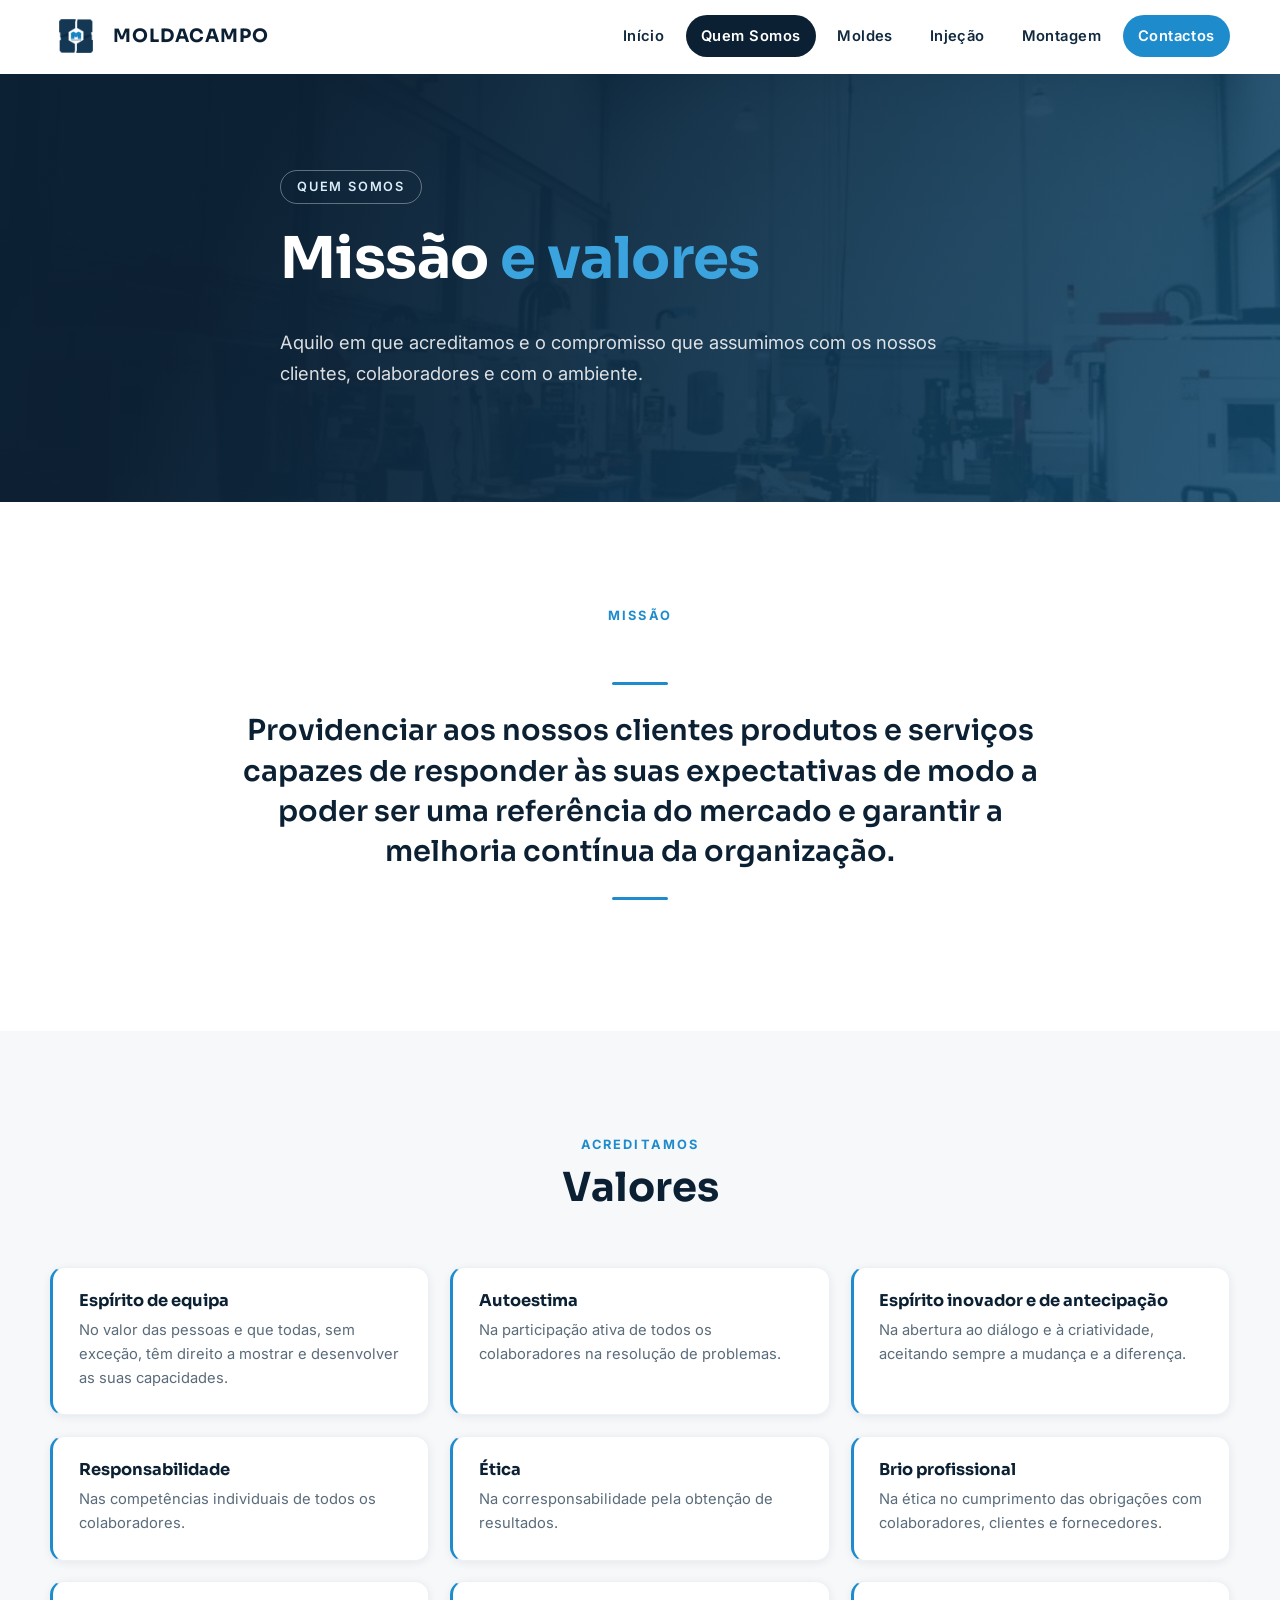
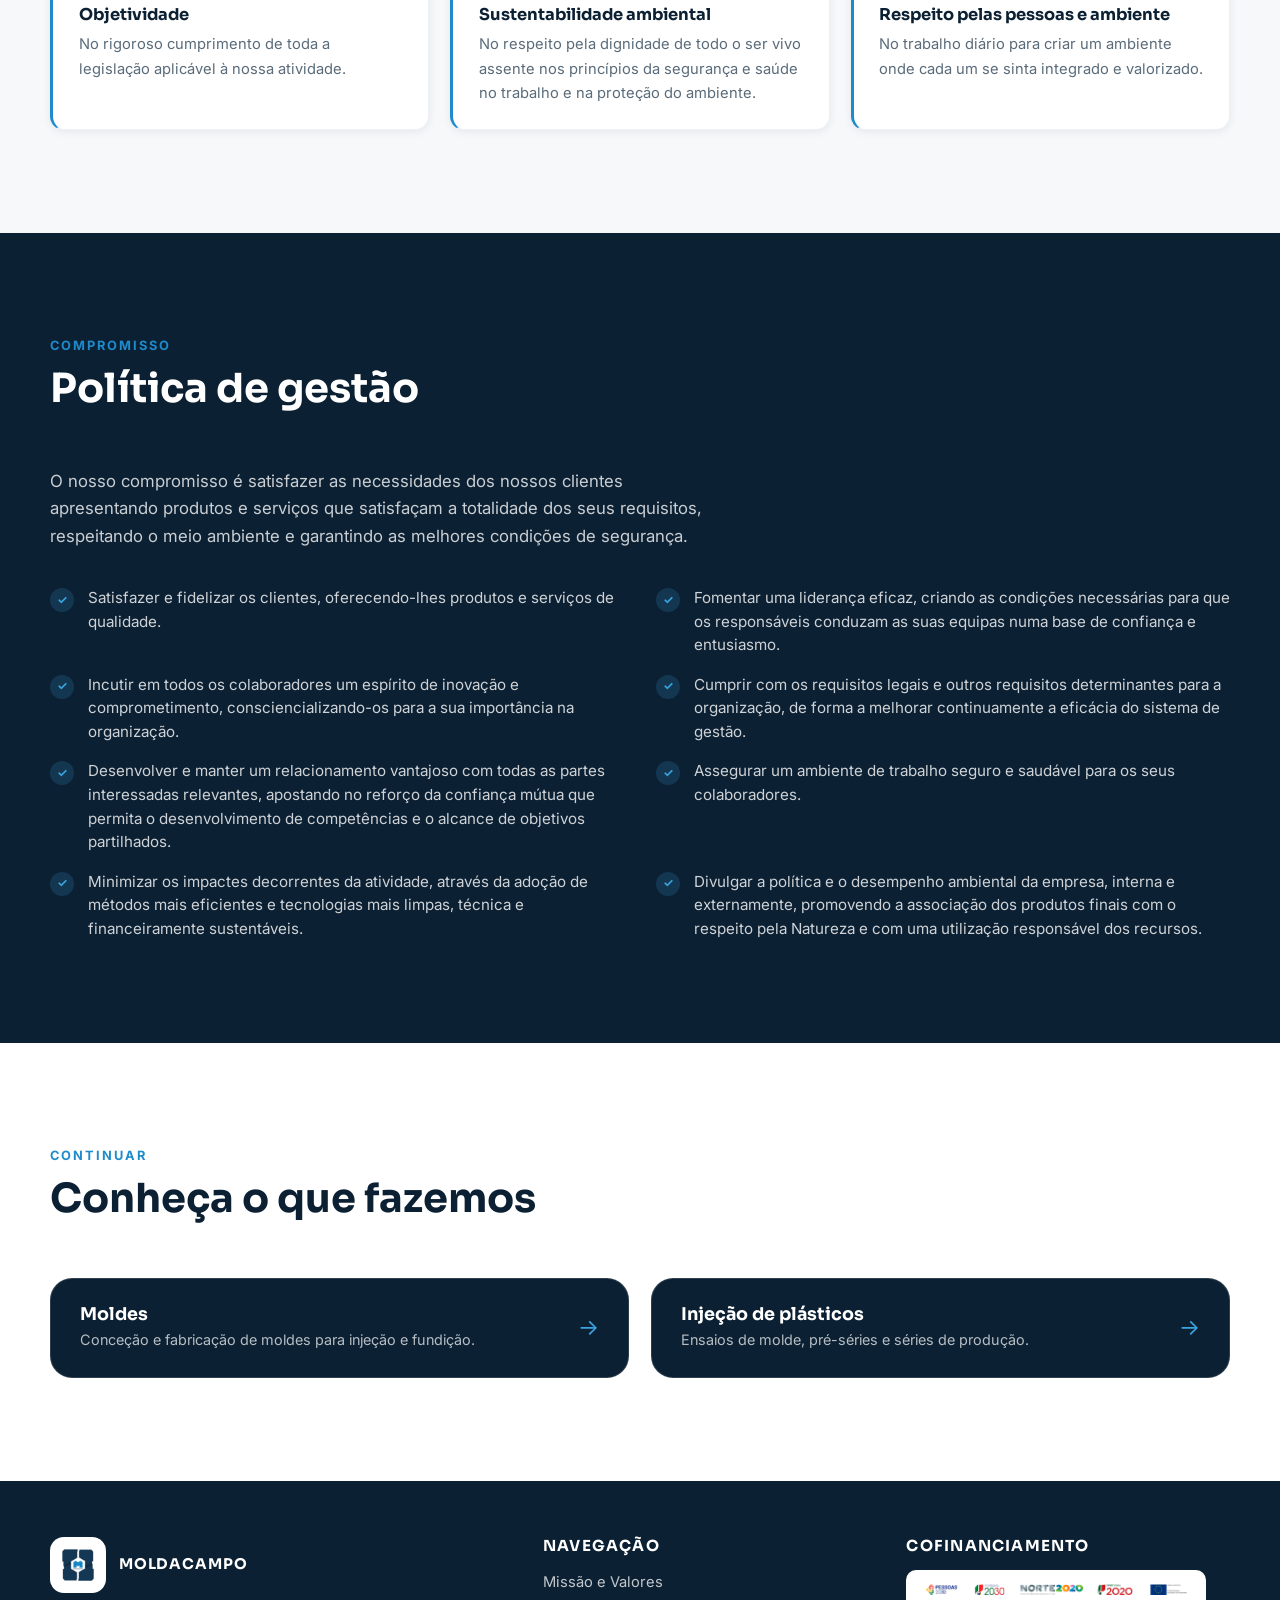
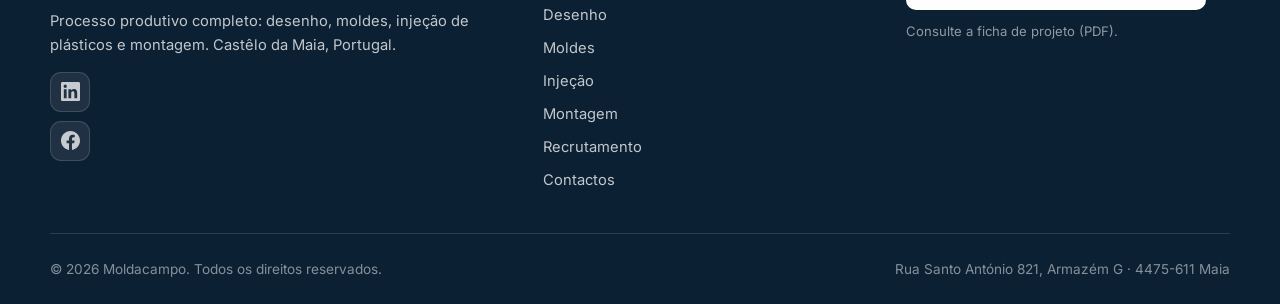
<file: quem-somos.html>
﻿<!DOCTYPE html>
<html lang="pt-PT">
<head>
    <meta charset="UTF-8">
    <meta name="viewport" content="width=device-width, initial-scale=1.0">
    <title>Missão e Valores — Moldacampo | Quem Somos</title>
    <meta name="description" content="A missão, os valores e a política de gestão da Moldacampo: qualidade, segurança, respeito pelas pessoas e pelo ambiente, e melhoria contínua da organização.">
    <meta property="og:title" content="Missão e Valores — Moldacampo">
    <meta property="og:description" content="A missão, os valores e a política de gestão da Moldacampo.">
    <meta property="og:type" content="website">
    <meta property="og:locale" content="pt_PT">
    <link rel="icon" type="image/png" href="assets/img/logo.png">
    <link rel="preconnect" href="https://fonts.googleapis.com">
    <link rel="preconnect" href="https://fonts.gstatic.com" crossorigin>
    <link href="https://fonts.googleapis.com/css2?family=Inter:wght@400;500;600&family=Sora:wght@600;700&display=swap" rel="stylesheet">
    <link rel="stylesheet" href="css/style.css">
</head>
<body>

<a class="skip-link" href="#conteudo">Saltar para o conteúdo</a>

<header class="site-header">
    <div class="container header-inner">
        <a class="brand" href="index.html">
            <img src="assets/img/logo.png" alt="Logótipo Moldacampo">
            <span>MOLDACAMPO</span>
        </a>

        <button class="nav-toggle" aria-expanded="false" aria-controls="menu-principal" aria-label="Abrir menu">
            <span></span><span></span><span></span>
        </button>

        <nav class="main-nav" id="menu-principal" aria-label="Navegação principal">
            <ul>
                <li><a href="index.html">Início</a></li>
                <li><a href="quem-somos.html" class="is-active">Quem Somos</a></li>
                <li><a href="moldes.html">Moldes</a></li>
                <li><a href="injecao.html">Injeção</a></li>
                <li><a href="index.html#montagem">Montagem</a></li>
                <li><a href="index.html#contactos" class="nav-cta">Contactos</a></li>
            </ul>
        </nav>
    </div>
</header>

<main id="conteudo">

    <!-- HERO -->
    <section class="hero hero--sub hero--bg-moldes">
        <div class="container hero-inner">
            <span class="eyebrow">Quem somos</span>
            <h1>Missão <span class="accent">e valores</span></h1>
            <p>Aquilo em que acreditamos e o compromisso que assumimos com os nossos clientes, colaboradores e com o ambiente.</p>
        </div>
    </section>

    <!-- MISSÃO -->
    <section class="section" id="missao">
        <div class="container">
            <div class="section-head center reveal">
                <span class="eyebrow">Missão</span>
            </div>
            <p class="mission-quote reveal">Providenciar aos nossos clientes produtos e serviços capazes de responder às suas expectativas de modo a poder ser uma referência do mercado e garantir a melhoria contínua da organização.</p>
        </div>
    </section>

    <!-- VALORES -->
    <section class="section section--grey" id="valores">
        <div class="container">
            <div class="section-head center reveal">
                <span class="eyebrow">Acreditamos</span>
                <h2>Valores</h2>
            </div>

            <div class="values-grid">
                <article class="value-card reveal">
                    <h3>Espírito de equipa</h3>
                    <p>No valor das pessoas e que todas, sem exceção, têm direito a mostrar e desenvolver as suas capacidades.</p>
                </article>
                <article class="value-card reveal">
                    <h3>Autoestima</h3>
                    <p>Na participação ativa de todos os colaboradores na resolução de problemas.</p>
                </article>
                <article class="value-card reveal">
                    <h3>Espírito inovador e de antecipação</h3>
                    <p>Na abertura ao diálogo e à criatividade, aceitando sempre a mudança e a diferença.</p>
                </article>
                <article class="value-card reveal">
                    <h3>Responsabilidade</h3>
                    <p>Nas competências individuais de todos os colaboradores.</p>
                </article>
                <article class="value-card reveal">
                    <h3>Ética</h3>
                    <p>Na corresponsabilidade pela obtenção de resultados.</p>
                </article>
                <article class="value-card reveal">
                    <h3>Brio profissional</h3>
                    <p>Na ética no cumprimento das obrigações com colaboradores, clientes e fornecedores.</p>
                </article>
                <article class="value-card reveal">
                    <h3>Objetividade</h3>
                    <p>No rigoroso cumprimento de toda a legislação aplicável à nossa atividade.</p>
                </article>
                <article class="value-card reveal">
                    <h3>Sustentabilidade ambiental</h3>
                    <p>No respeito pela dignidade de todo o ser vivo assente nos princípios da segurança e saúde no trabalho e na proteção do ambiente.</p>
                </article>
                <article class="value-card reveal">
                    <h3>Respeito pelas pessoas e ambiente</h3>
                    <p>No trabalho diário para criar um ambiente onde cada um se sinta integrado e valorizado.</p>
                </article>
            </div>
        </div>
    </section>

    <!-- POLÍTICA DE GESTÃO -->
    <section class="section section--navy" id="politica">
        <div class="container">
            <div class="section-head reveal">
                <span class="eyebrow">Compromisso</span>
                <h2>Política de gestão</h2>
            </div>

            <p class="policy-intro reveal">O nosso compromisso é satisfazer as necessidades dos nossos clientes apresentando produtos e serviços que satisfaçam a totalidade dos seus requisitos, respeitando o meio ambiente e garantindo as melhores condições de segurança.</p>

            <ul class="policy-list">
                <li class="reveal"><span class="check" aria-hidden="true">✓</span><span>Satisfazer e fidelizar os clientes, oferecendo-lhes produtos e serviços de qualidade.</span></li>
                <li class="reveal"><span class="check" aria-hidden="true">✓</span><span>Fomentar uma liderança eficaz, criando as condições necessárias para que os responsáveis conduzam as suas equipas numa base de confiança e entusiasmo.</span></li>
                <li class="reveal"><span class="check" aria-hidden="true">✓</span><span>Incutir em todos os colaboradores um espírito de inovação e comprometimento, consciencializando-os para a sua importância na organização.</span></li>
                <li class="reveal"><span class="check" aria-hidden="true">✓</span><span>Cumprir com os requisitos legais e outros requisitos determinantes para a organização, de forma a melhorar continuamente a eficácia do sistema de gestão.</span></li>
                <li class="reveal"><span class="check" aria-hidden="true">✓</span><span>Desenvolver e manter um relacionamento vantajoso com todas as partes interessadas relevantes, apostando no reforço da confiança mútua que permita o desenvolvimento de competências e o alcance de objetivos partilhados.</span></li>
                <li class="reveal"><span class="check" aria-hidden="true">✓</span><span>Assegurar um ambiente de trabalho seguro e saudável para os seus colaboradores.</span></li>
                <li class="reveal"><span class="check" aria-hidden="true">✓</span><span>Minimizar os impactes decorrentes da atividade, através da adoção de métodos mais eficientes e tecnologias mais limpas, técnica e financeiramente sustentáveis.</span></li>
                <li class="reveal"><span class="check" aria-hidden="true">✓</span><span>Divulgar a política e o desempenho ambiental da empresa, interna e externamente, promovendo a associação dos produtos finais com o respeito pela Natureza e com uma utilização responsável dos recursos.</span></li>
            </ul>
        </div>
    </section>

    <!-- PRÓXIMOS PASSOS -->
    <section class="section">
        <div class="container">
            <div class="section-head reveal">
                <span class="eyebrow">Continuar</span>
                <h2>Conheça o que fazemos</h2>
            </div>
            <div class="next-steps">
                <a class="next-card reveal" href="moldes.html" style="background: var(--navy-900);">
                    <div>
                        <h3>Moldes</h3>
                        <p>Conceção e fabricação de moldes para injeção e fundição.</p>
                    </div>
                    <span class="arrow" aria-hidden="true">→</span>
                </a>
                <a class="next-card reveal" href="injecao.html" style="background: var(--navy-900);">
                    <div>
                        <h3>Injeção de plásticos</h3>
                        <p>Ensaios de molde, pré-séries e séries de produção.</p>
                    </div>
                    <span class="arrow" aria-hidden="true">→</span>
                </a>
            </div>
        </div>
    </section>

</main>

<footer class="site-footer">
    <div class="container">
        <div class="footer-grid">
            <div>
                <div class="footer-brand">
                    <img src="assets/img/logo.png" alt="Logótipo Moldacampo">
                    <span>MOLDACAMPO</span>
                </div>
                <p>Processo produtivo completo: desenho, moldes, injeção de plásticos e montagem. Castêlo da Maia, Portugal.</p>
                <ul class="social-links">
                    <li>
                        <a href="https://pt.linkedin.com/company/moldacampo" target="_blank" rel="noopener" aria-label="Moldacampo no LinkedIn">
                            <svg viewBox="0 0 24 24" fill="currentColor" aria-hidden="true"><path d="M20.45 20.45h-3.56v-5.57c0-1.33-.02-3.04-1.85-3.04-1.85 0-2.14 1.45-2.14 2.94v5.67H9.35V9h3.41v1.56h.05c.48-.9 1.63-1.85 3.36-1.85 3.6 0 4.27 2.37 4.27 5.45v6.29ZM5.34 7.43a2.06 2.06 0 1 1 0-4.13 2.06 2.06 0 0 1 0 4.13Zm1.78 13.02H3.56V9h3.56v11.45ZM22.22 0H1.77C.79 0 0 .77 0 1.72v20.56C0 23.23.79 24 1.77 24h20.45c.98 0 1.78-.77 1.78-1.72V1.72C24 .77 23.2 0 22.22 0Z"/></svg>
                        </a>
                    </li>
                    <li>
                        <a href="https://www.facebook.com/moldacampo" target="_blank" rel="noopener" aria-label="Moldacampo no Facebook">
                            <svg viewBox="0 0 24 24" fill="currentColor" aria-hidden="true"><path d="M24 12.07C24 5.4 18.63 0 12 0S0 5.4 0 12.07C0 18.1 4.39 23.09 10.13 24v-8.44H7.08v-3.49h3.05V9.41c0-3.02 1.79-4.69 4.53-4.69 1.31 0 2.68.24 2.68.24v2.97h-1.51c-1.49 0-1.96.93-1.96 1.89v2.25h3.33l-.53 3.49h-2.8V24C19.61 23.09 24 18.1 24 12.07Z"/></svg>
                        </a>
                    </li>
                </ul>
            </div>

            <div>
                <h4>Navegação</h4>
                <ul>
                    <li><a href="quem-somos.html">Missão e Valores</a></li>
                    <li><a href="index.html#desenho">Desenho</a></li>
                    <li><a href="moldes.html">Moldes</a></li>
                    <li><a href="injecao.html">Injeção</a></li>
                    <li><a href="index.html#montagem">Montagem</a></li>
                    <li><a href="index.html#recrutamento">Recrutamento</a></li>
                    <li><a href="index.html#contactos">Contactos</a></li>
                </ul>
            </div>

            <div class="footer-p2020">
                <h4>Cofinanciamento</h4>
                <a href="doc.pdf" target="_blank" rel="noopener">
                    <img src="assets/img/portugal2020.webp" alt="Portugal 2020, Norte 2020 e União Europeia — Fundo Europeu de Desenvolvimento Regional">
                </a>
                <p>Consulte a ficha de projeto (PDF).</p>
            </div>
        </div>

        <div class="footer-bottom">
            <span>© <span id="ano">2026</span> Moldacampo. Todos os direitos reservados.</span>
            <span>Rua Santo António 821, Armazém G · 4475-611 Maia</span>
        </div>
    </div>
</footer>

<script src="js/main.js"></script>
</body>
</html>
</file>
<file: css/style.css>
﻿/* ============================================================
   MOLDACAMPO — style.css
   Paleta baseada no logótipo: azul-marinho + azul
   ============================================================ */

:root {
    --navy-900: #0c2033;
    --navy-800: #10293f;
    --navy-700: #16344e;
    --navy-600: #1d4266;
    --blue-500: #1e8ccc;
    --blue-400: #3ba3de;
    --blue-100: #dceefa;
    --grey-50: #f6f8fa;
    --grey-100: #eef1f4;
    --grey-300: #cfd8e0;
    --grey-600: #5a6b7a;
    --white: #ffffff;

    --font-body: "Inter", system-ui, -apple-system, "Segoe UI", sans-serif;
    --font-heading: "Sora", var(--font-body);

    --container: 1180px;
    --radius: 14px;
    --radius-lg: 22px;
    --shadow-sm: 0 2px 10px rgba(12, 32, 51, 0.07);
    --shadow-md: 0 12px 34px rgba(12, 32, 51, 0.14);
    --transition: 0.25s ease;
}

*, *::before, *::after { box-sizing: border-box; }

html { scroll-behavior: smooth; }

body {
    margin: 0;
    font-family: var(--font-body);
    font-size: 1rem;
    line-height: 1.65;
    color: var(--navy-800);
    background: var(--white);
    -webkit-font-smoothing: antialiased;
}

img { max-width: 100%; display: block; }

a { color: var(--blue-500); text-decoration: none; }

h1, h2, h3, h4 {
    font-family: var(--font-heading);
    line-height: 1.15;
    margin: 0 0 0.6em;
    color: var(--navy-900);
    font-weight: 700;
}

p { margin: 0 0 1em; }

.container {
    width: min(var(--container), 100% - 2.5rem);
    margin-inline: auto;
}

/* Acessibilidade */
.skip-link {
    position: absolute;
    inset-block-start: -100px;
    inset-inline-start: 1rem;
    background: var(--navy-900);
    color: var(--white);
    padding: 0.6rem 1.2rem;
    border-radius: 0 0 10px 10px;
    z-index: 200;
    transition: var(--transition);
}
.skip-link:focus { inset-block-start: 0; }

.visually-hidden {
    position: absolute;
    width: 1px; height: 1px;
    margin: -1px; padding: 0;
    overflow: hidden;
    clip: rect(0 0 0 0);
    white-space: nowrap;
    border: 0;
}

/* ============================================================
   Header
   ============================================================ */
.site-header {
    position: sticky;
    inset-block-start: 0;
    z-index: 100;
    background: rgba(255, 255, 255, 0.92);
    backdrop-filter: blur(12px);
    -webkit-backdrop-filter: blur(12px);
    border-block-end: 1px solid transparent;
    transition: var(--transition);
}
.site-header.is-scrolled {
    border-block-end-color: var(--grey-100);
    box-shadow: var(--shadow-sm);
}

.header-inner {
    display: flex;
    align-items: center;
    justify-content: space-between;
    gap: 1.5rem;
    padding-block: 0.65rem;
}

.brand {
    display: flex;
    align-items: center;
    gap: 0.7rem;
    font-family: var(--font-heading);
    font-weight: 700;
    font-size: 1.15rem;
    letter-spacing: 0.06em;
    color: var(--navy-900);
}
.brand img { width: 52px; height: 52px; }

.main-nav ul {
    display: flex;
    align-items: center;
    gap: 0.4rem;
    list-style: none;
    margin: 0;
    padding: 0;
}

.main-nav a {
    display: block;
    padding: 0.55rem 0.95rem;
    border-radius: 999px;
    font-weight: 600;
    font-size: 0.92rem;
    letter-spacing: 0.03em;
    color: var(--navy-800);
    transition: var(--transition);
}
.main-nav a:hover { background: var(--grey-100); color: var(--navy-900); }
.main-nav a.is-active { background: var(--navy-900); color: var(--white); }
.main-nav a.nav-cta {
    background: var(--blue-500);
    color: var(--white);
}
.main-nav a.nav-cta:hover { background: var(--blue-400); }

.nav-toggle {
    display: none;
    flex-direction: column;
    justify-content: center;
    gap: 5px;
    width: 44px;
    height: 44px;
    padding: 0 10px;
    background: none;
    border: 1px solid var(--grey-300);
    border-radius: 10px;
    cursor: pointer;
}
.nav-toggle span {
    display: block;
    height: 2px;
    background: var(--navy-900);
    border-radius: 2px;
    transition: var(--transition);
}
.nav-toggle[aria-expanded="true"] span:nth-child(1) { transform: translateY(7px) rotate(45deg); }
.nav-toggle[aria-expanded="true"] span:nth-child(2) { opacity: 0; }
.nav-toggle[aria-expanded="true"] span:nth-child(3) { transform: translateY(-7px) rotate(-45deg); }

/* ============================================================
   Hero
   ============================================================ */
.hero {
    position: relative;
    color: var(--white);
    background: var(--navy-900);
    overflow: hidden;
}
.hero::before {
    content: "";
    position: absolute;
    inset: 0;
    background-size: cover;
    background-position: center;
    opacity: 0.22;
}
.hero--bg-moldes::before { background-image: url("../assets/img/fotomoldes.webp"); }
.hero--bg-injecao::before { background-image: url("../assets/img/fotoinjecao.webp"); }
.hero::after {
    content: "";
    position: absolute;
    inset: 0;
    background: linear-gradient(115deg, rgba(12, 32, 51, 0.96) 20%, rgba(30, 140, 204, 0.35) 100%);
}

.hero-inner {
    position: relative;
    z-index: 1;
    padding-block: clamp(4.5rem, 12vw, 8.5rem);
    max-width: 720px;
}

.hero .eyebrow {
    display: inline-block;
    padding: 0.35rem 1rem;
    border: 1px solid rgba(255, 255, 255, 0.35);
    border-radius: 999px;
    font-size: 0.8rem;
    font-weight: 600;
    letter-spacing: 0.14em;
    text-transform: uppercase;
    color: var(--blue-100);
    margin-block-end: 1.4rem;
}

.hero h1 {
    color: var(--white);
    font-size: clamp(2.2rem, 5.5vw, 3.6rem);
    letter-spacing: -0.01em;
}
.hero h1 .accent { color: var(--blue-400); }

.hero p {
    font-size: clamp(1rem, 1.6vw, 1.15rem);
    color: rgba(255, 255, 255, 0.85);
    max-width: 58ch;
}

.hero-actions {
    display: flex;
    flex-wrap: wrap;
    gap: 0.9rem;
    margin-block-start: 2rem;
}

.hero-p2020 {
    display: inline-block;
    margin-block-start: 2.4rem;
    background: var(--white);
    padding: 0.75rem 1.2rem;
    border-radius: 12px;
    box-shadow: var(--shadow-md);
    transition: var(--transition);
}
.hero-p2020:hover { transform: translateY(-2px); }
.hero-p2020 img { width: 320px; max-width: 100%; }

/* Hero interno (subpáginas) */
.hero--sub .hero-inner { padding-block: clamp(3.5rem, 9vw, 6rem); }

/* Botões */
.btn {
    display: inline-flex;
    align-items: center;
    gap: 0.5rem;
    padding: 0.85rem 1.7rem;
    border-radius: 999px;
    font-weight: 600;
    font-size: 0.95rem;
    letter-spacing: 0.02em;
    transition: var(--transition);
    border: 1px solid transparent;
}
.btn--primary { background: var(--blue-500); color: var(--white); }
.btn--primary:hover { background: var(--blue-400); transform: translateY(-2px); }
.btn--ghost {
    border-color: rgba(255, 255, 255, 0.45);
    color: var(--white);
}
.btn--ghost:hover { background: rgba(255, 255, 255, 0.12); }
.btn--dark { background: var(--navy-900); color: var(--white); }
.btn--dark:hover { background: var(--navy-700); transform: translateY(-2px); }

/* ============================================================
   Secções
   ============================================================ */
.section { padding-block: clamp(3.5rem, 8vw, 6.5rem); }
.section--grey { background: var(--grey-50); }
.section--navy { background: var(--navy-900); color: var(--white); }
.section--navy h2, .section--navy h3 { color: var(--white); }

.section-head {
    max-width: 640px;
    margin-block-end: clamp(2rem, 5vw, 3.5rem);
}
.section-head.center { margin-inline: auto; text-align: center; }

.section-head .eyebrow {
    display: block;
    font-size: 0.8rem;
    font-weight: 700;
    letter-spacing: 0.16em;
    text-transform: uppercase;
    color: var(--blue-500);
    margin-block-end: 0.6rem;
}

.section-head h2 { font-size: clamp(1.7rem, 3.6vw, 2.5rem); }
.section-head p { color: var(--grey-600); font-size: 1.05rem; }
.section--navy .section-head p { color: rgba(255, 255, 255, 0.75); }

/* ============================================================
   Pilares (Da Ideia ao Ideal)
   ============================================================ */
.pillars {
    display: grid;
    grid-template-columns: repeat(4, 1fr);
    gap: 1.4rem;
}

.pillar-card {
    display: flex;
    flex-direction: column;
    background: var(--white);
    border: 1px solid var(--grey-100);
    border-radius: var(--radius-lg);
    padding: 2rem 1.7rem;
    box-shadow: var(--shadow-sm);
    transition: var(--transition);
}
.pillar-card:hover {
    transform: translateY(-6px);
    box-shadow: var(--shadow-md);
    border-color: var(--blue-100);
}

.pillar-card .icon-wrap {
    display: grid;
    place-items: center;
    width: 66px;
    height: 66px;
    border-radius: 18px;
    background: var(--blue-100);
    margin-block-end: 1.3rem;
}
.pillar-card .icon-wrap img { width: 38px; height: 38px; object-fit: contain; }

.pillar-card h3 {
    font-size: 1.15rem;
    letter-spacing: 0.05em;
    text-transform: uppercase;
}

.pillar-card p {
    font-size: 0.94rem;
    color: var(--grey-600);
    flex-grow: 1;
}

.pillar-card .card-link {
    font-weight: 600;
    font-size: 0.92rem;
    color: var(--blue-500);
    margin-block-start: 0.4rem;
}
.pillar-card .card-link:hover { color: var(--navy-900); }

.pillar-num {
    font-family: var(--font-heading);
    font-size: 0.85rem;
    font-weight: 700;
    color: var(--grey-300);
    letter-spacing: 0.1em;
    margin-block-end: 0.8rem;
}

/* ============================================================
   Split (texto + imagem)
   ============================================================ */
.split {
    display: grid;
    grid-template-columns: 1fr 1fr;
    gap: clamp(2rem, 6vw, 4.5rem);
    align-items: center;
}
.split.reverse .split-media { order: -1; }

.split-media {
    border-radius: var(--radius-lg);
    overflow: hidden;
    box-shadow: var(--shadow-md);
}
.split-media img {
    width: 100%;
    height: 100%;
    object-fit: cover;
    aspect-ratio: 4 / 3;
}
.split-media--contain {
    background: var(--white);
    border: 1px solid var(--grey-100);
    padding: 1.5rem;
    box-shadow: var(--shadow-sm);
}
.split-media--contain img { object-fit: contain; aspect-ratio: auto; }

.split-content .eyebrow {
    display: block;
    font-size: 0.8rem;
    font-weight: 700;
    letter-spacing: 0.16em;
    text-transform: uppercase;
    color: var(--blue-500);
    margin-block-end: 0.6rem;
}
.split-content h2, .split-content h3 { font-size: clamp(1.5rem, 3vw, 2.1rem); }
.split-content p { color: var(--grey-600); }

/* ============================================================
   Números / destaques
   ============================================================ */
.stats {
    display: grid;
    grid-template-columns: repeat(3, 1fr);
    gap: 1.4rem;
    text-align: center;
}

.stat {
    padding: 2rem 1.2rem;
    border-radius: var(--radius-lg);
    background: rgba(255, 255, 255, 0.06);
    border: 1px solid rgba(255, 255, 255, 0.12);
}
.stat .num {
    font-family: var(--font-heading);
    font-size: clamp(2rem, 4.5vw, 2.9rem);
    font-weight: 700;
    color: var(--blue-400);
    display: block;
    line-height: 1;
    margin-block-end: 0.5rem;
}
.stat .label {
    font-size: 0.95rem;
    color: rgba(255, 255, 255, 0.8);
}

/* ============================================================
   Listas de equipamentos
   ============================================================ */
.equip-grid {
    display: grid;
    grid-template-columns: repeat(3, 1fr);
    gap: 1rem;
}

.equip-item {
    display: flex;
    align-items: center;
    gap: 0.9rem;
    background: var(--white);
    border: 1px solid var(--grey-100);
    border-radius: var(--radius);
    padding: 1rem 1.2rem;
    box-shadow: var(--shadow-sm);
    transition: var(--transition);
}
.equip-item:hover { border-color: var(--blue-100); transform: translateY(-3px); }

.equip-item .qty {
    flex-shrink: 0;
    display: grid;
    place-items: center;
    width: 42px;
    height: 42px;
    border-radius: 12px;
    background: var(--navy-900);
    color: var(--white);
    font-family: var(--font-heading);
    font-weight: 700;
    font-size: 1rem;
}

.equip-item .name {
    font-weight: 600;
    font-size: 0.93rem;
    color: var(--navy-800);
}

/* Galeria de máquinas */
.machine-gallery {
    display: grid;
    grid-template-columns: repeat(3, 1fr);
    gap: 1.4rem;
}

.machine-card {
    background: var(--white);
    border: 1px solid var(--grey-100);
    border-radius: var(--radius-lg);
    overflow: hidden;
    box-shadow: var(--shadow-sm);
    transition: var(--transition);
    display: flex;
    flex-direction: column;
}
.machine-card:hover { transform: translateY(-5px); box-shadow: var(--shadow-md); }

.machine-card .media {
    background: var(--grey-50);
    padding: 1.4rem;
    display: grid;
    place-items: center;
    min-height: 220px;
}
.machine-card .media img { max-height: 200px; object-fit: contain; }

.machine-card .body { padding: 1.3rem 1.5rem 1.6rem; }
.machine-card h3 { font-size: 1.05rem; margin-block-end: 0.35rem; }
.machine-card p { font-size: 0.9rem; color: var(--grey-600); margin: 0; }

/* ============================================================
   Missão e Valores
   ============================================================ */
.mission-quote {
    max-width: 840px;
    margin-inline: auto;
    text-align: center;
    font-family: var(--font-heading);
    font-size: clamp(1.25rem, 2.6vw, 1.8rem);
    line-height: 1.4;
    font-weight: 600;
    color: var(--navy-900);
}
.section--navy .mission-quote { color: var(--white); }

.mission-quote::before,
.mission-quote::after {
    content: "";
    display: block;
    width: 56px;
    height: 3px;
    background: var(--blue-500);
    border-radius: 3px;
    margin-inline: auto;
}
.mission-quote::before { margin-block-end: 1.6rem; }
.mission-quote::after { margin-block-start: 1.6rem; }

.values-grid {
    display: grid;
    grid-template-columns: repeat(3, 1fr);
    gap: 1.3rem;
}

.value-card {
    background: var(--white);
    border: 1px solid var(--grey-100);
    border-inline-start: 3px solid var(--blue-500);
    border-radius: var(--radius);
    padding: 1.5rem 1.6rem;
    box-shadow: var(--shadow-sm);
    transition: var(--transition);
}
.value-card:hover { transform: translateY(-4px); box-shadow: var(--shadow-md); }

.value-card h3 {
    font-size: 1.02rem;
    margin-block-end: 0.45rem;
}
.value-card p {
    font-size: 0.92rem;
    color: var(--grey-600);
    margin: 0;
}

.policy-intro {
    max-width: 62ch;
    font-size: 1.05rem;
    color: var(--grey-600);
    margin-block-end: 2.2rem;
}
.section--navy .policy-intro { color: rgba(255, 255, 255, 0.78); }

.policy-list {
    display: grid;
    grid-template-columns: repeat(2, 1fr);
    gap: 1rem 2rem;
    list-style: none;
    margin: 0;
    padding: 0;
}

.policy-list li {
    display: flex;
    gap: 0.85rem;
    align-items: flex-start;
    font-size: 0.95rem;
    color: rgba(255, 255, 255, 0.8);
    line-height: 1.55;
}

.policy-list .check {
    flex-shrink: 0;
    display: grid;
    place-items: center;
    width: 24px;
    height: 24px;
    margin-block-start: 2px;
    border-radius: 50%;
    background: rgba(59, 163, 222, 0.18);
    color: var(--blue-400);
    font-size: 0.75rem;
    font-weight: 700;
}

/* ============================================================
   Redes sociais
   ============================================================ */
.social-links {
    display: flex;
    gap: 0.6rem;
    list-style: none;
    margin: 1.2rem 0 0;
    padding: 0;
}

.social-links a {
    display: grid;
    place-items: center;
    width: 40px;
    height: 40px;
    border-radius: 11px;
    background: rgba(255, 255, 255, 0.08);
    border: 1px solid rgba(255, 255, 255, 0.14);
    color: rgba(255, 255, 255, 0.8);
    transition: var(--transition);
}
.social-links a:hover {
    background: var(--blue-500);
    border-color: var(--blue-500);
    color: var(--white);
    transform: translateY(-2px);
}
.social-links svg { width: 19px; height: 19px; }

/* ============================================================
   Recrutamento
   ============================================================ */
.recruit-box {
    display: flex;
    align-items: center;
    justify-content: space-between;
    gap: 2rem;
    flex-wrap: wrap;
    background: linear-gradient(115deg, var(--navy-900), var(--navy-600));
    color: var(--white);
    border-radius: var(--radius-lg);
    padding: clamp(2rem, 5vw, 3.2rem);
}
.recruit-box h2 { color: var(--white); font-size: clamp(1.4rem, 2.8vw, 1.9rem); margin-block-end: 0.4rem; }
.recruit-box p { color: rgba(255, 255, 255, 0.8); margin: 0; max-width: 52ch; }

/* ============================================================
   Contactos
   ============================================================ */
.contact-grid {
    display: grid;
    grid-template-columns: 1fr 1.2fr;
    gap: clamp(2rem, 5vw, 3.5rem);
    align-items: start;
}

.contact-list {
    display: grid;
    gap: 1.1rem;
    list-style: none;
    margin: 0;
    padding: 0;
}

.contact-item {
    display: flex;
    gap: 1rem;
    align-items: flex-start;
    background: var(--white);
    border: 1px solid var(--grey-100);
    border-radius: var(--radius);
    padding: 1.1rem 1.3rem;
    box-shadow: var(--shadow-sm);
}

.contact-item .ico {
    flex-shrink: 0;
    display: grid;
    place-items: center;
    width: 44px;
    height: 44px;
    border-radius: 12px;
    background: var(--blue-100);
    color: var(--blue-500);
}
.contact-item .ico svg { width: 22px; height: 22px; }

.contact-item strong {
    display: block;
    font-family: var(--font-heading);
    font-size: 0.95rem;
    color: var(--navy-900);
}
.contact-item span, .contact-item a { font-size: 0.93rem; color: var(--grey-600); }
.contact-item a:hover { color: var(--blue-500); }

.map-wrap {
    border-radius: var(--radius-lg);
    overflow: hidden;
    box-shadow: var(--shadow-md);
    min-height: 380px;
}
.map-wrap iframe {
    width: 100%;
    height: 100%;
    min-height: 380px;
    border: 0;
    display: block;
}

/* ============================================================
   CTA entre páginas
   ============================================================ */
.next-steps {
    display: grid;
    grid-template-columns: repeat(2, 1fr);
    gap: 1.4rem;
}
.next-card {
    display: flex;
    align-items: center;
    justify-content: space-between;
    gap: 1rem;
    background: rgba(255, 255, 255, 0.06);
    border: 1px solid rgba(255, 255, 255, 0.14);
    border-radius: var(--radius-lg);
    padding: 1.6rem 1.8rem;
    color: var(--white);
    transition: var(--transition);
}
.next-card:hover { background: rgba(255, 255, 255, 0.12); transform: translateY(-3px); }
.next-card h3 { color: var(--white); font-size: 1.1rem; margin: 0 0 0.2rem; }
.next-card p { color: rgba(255, 255, 255, 0.7); font-size: 0.9rem; margin: 0; }
.next-card .arrow { font-size: 1.4rem; color: var(--blue-400); }

/* ============================================================
   Footer
   ============================================================ */
.site-footer {
    background: var(--navy-900);
    color: rgba(255, 255, 255, 0.75);
    padding-block: 3.5rem 1.5rem;
    font-size: 0.92rem;
}

.footer-grid {
    display: grid;
    grid-template-columns: 1.4fr 1fr 1fr;
    gap: 2.5rem;
    padding-block-end: 2.5rem;
    border-block-end: 1px solid rgba(255, 255, 255, 0.12);
}

.footer-brand {
    display: flex;
    align-items: center;
    gap: 0.8rem;
    font-family: var(--font-heading);
    font-weight: 700;
    letter-spacing: 0.06em;
    color: var(--white);
    margin-block-end: 1rem;
}
.footer-brand img { width: 56px; height: 56px; background: var(--white); border-radius: 14px; padding: 4px; }

.site-footer h4 {
    color: var(--white);
    font-size: 0.95rem;
    letter-spacing: 0.08em;
    text-transform: uppercase;
    margin-block-end: 1rem;
}

.site-footer ul { list-style: none; margin: 0; padding: 0; display: grid; gap: 0.55rem; }
.site-footer ul a { color: rgba(255, 255, 255, 0.75); transition: var(--transition); }
.site-footer ul a:hover { color: var(--blue-400); }

.footer-p2020 img { width: 300px; max-width: 100%; background: var(--white); padding: 0.9rem 1.2rem; border-radius: 10px; }
.footer-p2020 p { font-size: 0.82rem; color: rgba(255, 255, 255, 0.55); margin-block-start: 0.7rem; }

.footer-bottom {
    display: flex;
    justify-content: space-between;
    flex-wrap: wrap;
    gap: 0.6rem;
    padding-block-start: 1.5rem;
    font-size: 0.85rem;
    color: rgba(255, 255, 255, 0.5);
}

/* ============================================================
   Animações de entrada
   ============================================================ */
.reveal {
    opacity: 0;
    transform: translateY(26px);
    transition: opacity 0.7s ease, transform 0.7s ease;
}
.reveal.is-visible { opacity: 1; transform: none; }

@media (prefers-reduced-motion: reduce) {
    html { scroll-behavior: auto; }
    .reveal { opacity: 1; transform: none; transition: none; }
}

/* ============================================================
   Responsivo
   ============================================================ */
@media (max-width: 991px) {
    .pillars { grid-template-columns: repeat(2, 1fr); }
    .machine-gallery { grid-template-columns: repeat(2, 1fr); }
    .equip-grid { grid-template-columns: repeat(2, 1fr); }
    .values-grid { grid-template-columns: repeat(2, 1fr); }
    .policy-list { grid-template-columns: 1fr; }
    .split { grid-template-columns: 1fr; }
    .split.reverse .split-media { order: 0; }
    .contact-grid { grid-template-columns: 1fr; }
    .footer-grid { grid-template-columns: 1fr 1fr; }

    .nav-toggle { display: flex; }
    .main-nav {
        position: absolute;
        inset-inline: 0;
        inset-block-start: 100%;
        background: var(--white);
        border-block-end: 1px solid var(--grey-100);
        box-shadow: var(--shadow-md);
        display: none;
    }
    .main-nav.is-open { display: block; }
    .main-nav ul {
        flex-direction: column;
        align-items: stretch;
        padding: 1rem 1.25rem 1.4rem;
        gap: 0.3rem;
    }
    .main-nav a { border-radius: 10px; padding: 0.8rem 1rem; }
}

@media (max-width: 640px) {
    .pillars { grid-template-columns: 1fr; }
    .machine-gallery { grid-template-columns: 1fr; }
    .equip-grid { grid-template-columns: 1fr; }
    .values-grid { grid-template-columns: 1fr; }
    .stats { grid-template-columns: 1fr; }
    .next-steps { grid-template-columns: 1fr; }
    .footer-grid { grid-template-columns: 1fr; }
    .hero-actions .btn { width: 100%; justify-content: center; }
}
</file>
